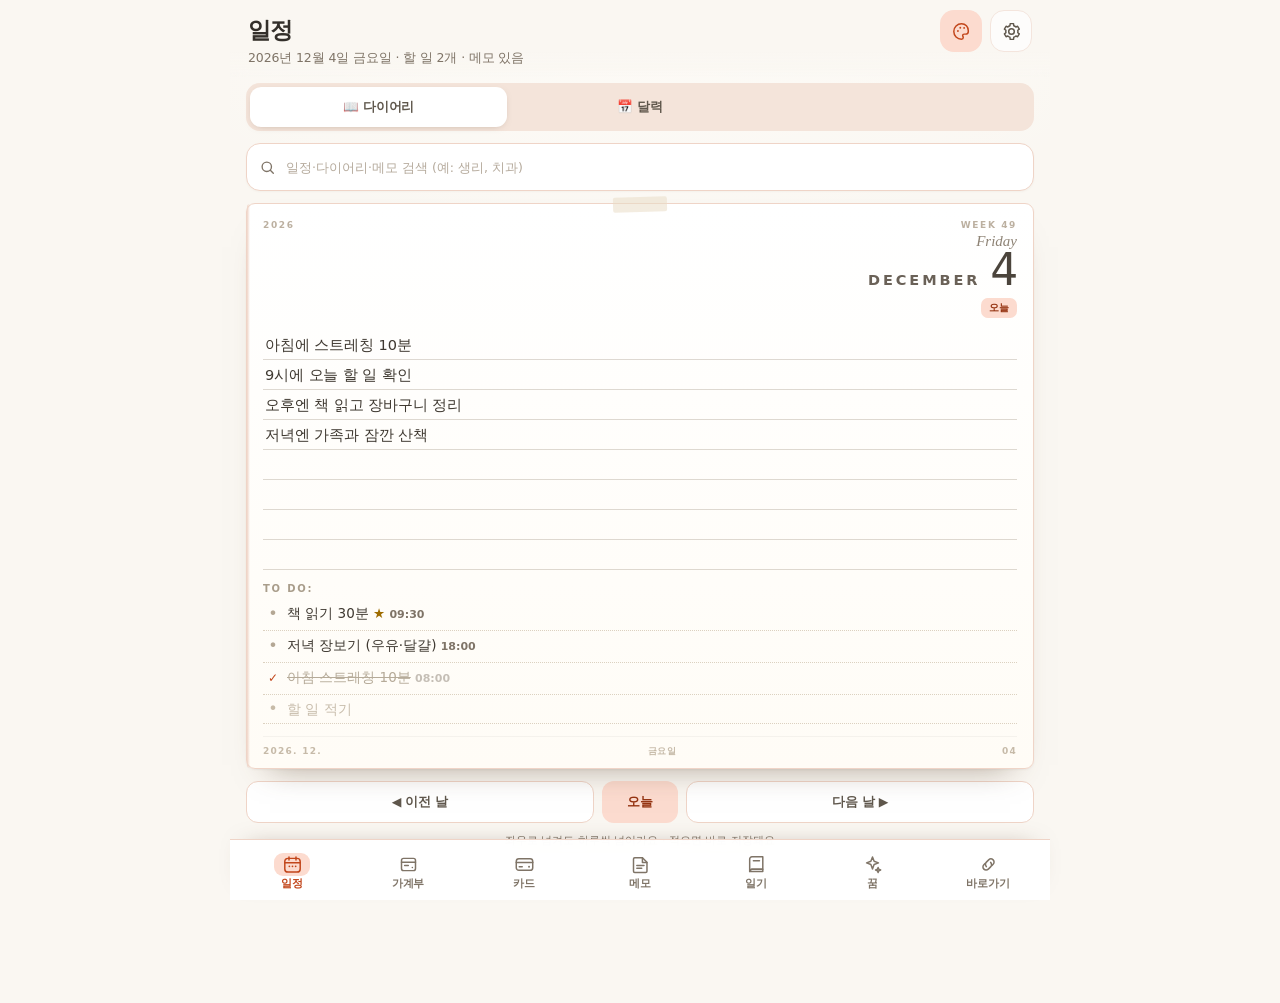
<file: index.html>
<!DOCTYPE html>
<html lang="ko">
<head>
<meta charset="utf-8">
<meta name="viewport" content="width=device-width, initial-scale=1, viewport-fit=cover">
<title>나의 다이어리</title>
<meta name="description" content="일정, 가계부, 카드, 메모, 일기, 꿈, 바로가기를 한곳에 담은 나만의 다이어리">
<meta name="theme-color" content="#FAF7F2">
<meta name="color-scheme" content="light">

<!-- 홈 화면에 추가했을 때 앱처럼 보이도록 -->
<meta name="mobile-web-app-capable" content="yes">
<meta name="apple-mobile-web-app-capable" content="yes">
<meta name="apple-mobile-web-app-status-bar-style" content="default">
<meta name="apple-mobile-web-app-title" content="다이어리">

<link rel="manifest" href="manifest.json">
<link rel="icon" href="icons/icon-192.png" sizes="192x192" type="image/png">
<link rel="apple-touch-icon" href="icons/icon-180.png">
<link rel="stylesheet" href="css/app.css?v=19">
</head>
<body>

<div class="app">
  <header class="topbar">
    <div class="topbar-text">
      <h1 id="head-title">일정</h1>
      <p id="head-sub"></p>
    </div>
    <div class="topbar-actions">
      <button class="icon-btn" id="head-theme" type="button" aria-label="테마 색상">
        <svg viewBox="0 0 24 24" fill="none" stroke="currentColor" stroke-width="1.7" stroke-linecap="round" stroke-linejoin="round"><path d="M12 3.2a8.8 8.8 0 0 0 0 17.6c1.3 0 2-.9 2-2 0-1-.7-1.5-.7-2.3 0-.9.7-1.5 1.7-1.5h1.6c2 0 3.2-1.4 3.2-3.4C20 6.5 16.5 3.2 12 3.2z"/><circle cx="7.9" cy="11.4" r="1.05" fill="currentColor" stroke="none"/><circle cx="10.6" cy="7.7" r="1.05" fill="currentColor" stroke="none"/><circle cx="15" cy="7.9" r="1.05" fill="currentColor" stroke="none"/></svg>
      </button>
      <button class="icon-btn" id="head-action" type="button" aria-label="설정"></button>
    </div>
  </header>

  <main class="view" id="view"></main>

  <div class="dock">
    <button class="fab" id="fab" type="button" hidden></button>
    <nav class="tabbar" id="tabbar" aria-label="주요 메뉴"></nav>
  </div>
</div>

<div class="toast" id="toast" role="status" aria-live="polite"></div>
<div class="sheet-root" id="sheet-root"></div>

<!-- 화면(탭) 모듈: 새 탭을 추가하려면 js/tabs/ 에 파일을 만들고 아래처럼 한 줄만 더하면 됩니다. -->
<script src="js/store.js?v=19"></script>
<script src="js/ui.js?v=19"></script>
<script src="js/theme.js?v=19"></script>
<script src="js/lock.js?v=19"></script>
<script src="js/media.js?v=19"></script>
<script src="js/tabs/schedule.js?v=19"></script>
<script src="js/tabs/finance.js?v=19"></script>
<script src="js/tabs/card.js?v=19"></script>
<script src="js/tabs/memo.js?v=19"></script>
<script src="js/tabs/diary.js?v=19"></script>
<script src="js/tabs/dream.js?v=19"></script>
<script src="js/tabs/links.js?v=19"></script>
<script src="js/tabs/settings.js?v=19"></script>
<script src="js/app.js?v=19"></script>
</body>
</html>
</file>
<file: css/app.css>
/* =========================================================
   나의 다이어리 — app.css
   종이 다이어리 느낌의 크림/아이보리 톤, 모바일 우선
   ========================================================= */

/* ---------- 1. 기본 설정 ---------- */
:root{
  --bg:#FAF7F2;
  --bg-soft:#F3ECE2;
  --card:#FFFFFF;
  --ink:#332F2A;
  --ink-soft:#5F574C;
  --muted:#7F7467;
  --line:#EDE4D6;
  --line-soft:#F4EDE2;

  /* 선명한 색: 채도·대비를 올려 달력·뱃지·버튼이 또렷이 보입니다 */
  --terra:#C2461B;
  --terra-dark:#943210;
  --terra-soft:#FCDBCF;
  --sage:#2D7B4F;
  --sage-soft:#DCF4E6;
  --gold:#9E6C00;
  --gold-soft:#FCECCA;
  --danger:#C42B24;

  --shadow:0 1px 2px rgba(92,70,48,.05), 0 8px 24px -14px rgba(92,70,48,.30);
  --shadow-soft:0 1px 2px rgba(92,70,48,.04);

  --radius:18px;
  --app-max:520px;
  --tab-h:64px;
  --safe-b:env(safe-area-inset-bottom, 0px);
  --safe-t:env(safe-area-inset-top, 0px);
}

*,*::before,*::after{box-sizing:border-box;}
html{-webkit-text-size-adjust:100%;}
body{
  margin:0;
  background:var(--bg);
  color:var(--ink);
  font-family:'Pretendard Variable','Pretendard',-apple-system,BlinkMacSystemFont,'Apple SD Gothic Neo','Noto Sans KR','Malgun Gothic',system-ui,sans-serif;
  font-size:16px;
  line-height:1.45;
  -webkit-font-smoothing:antialiased;
  -webkit-tap-highlight-color:transparent;
  overscroll-behavior-y:contain;
}
h1,h2,h3,p{margin:0;}
button,input,textarea,select{font-family:inherit;color:inherit;}
button{cursor:pointer;border:0;background:none;padding:0;}
button:disabled{opacity:.5;cursor:default;}
input,textarea,select{-webkit-appearance:none;appearance:none;}
::selection{background:var(--terra-soft);}
:focus-visible{outline:2px solid rgba(194,70,27,.45);outline-offset:2px;}

/* ---------- 2. 레이아웃 ---------- */
.app{
  max-width:var(--app-max);
  margin:0 auto;
  min-height:100dvh;
  display:flex;
  flex-direction:column;
  position:relative;
  background:
    radial-gradient(120% 60% at 50% -10%, #FFFDF9 0%, rgba(255,253,249,0) 60%),
    var(--bg);
}

.topbar{
  position:sticky;
  top:0;
  z-index:20;
  display:flex;
  align-items:flex-start;
  justify-content:space-between;
  gap:12px;
  padding:calc(14px + var(--safe-t)) 18px 10px;
  background:linear-gradient(to bottom, var(--bg) 68%, rgba(250,247,242,.86) 88%, rgba(250,247,242,0));
  backdrop-filter:blur(8px);
  -webkit-backdrop-filter:blur(8px);
}
.topbar h1{
  font-size:23px;
  font-weight:800;
  letter-spacing:-.03em;
  color:var(--ink);
}
.topbar p{
  margin-top:2px;
  font-size:12.5px;
  color:var(--muted);
  letter-spacing:-.01em;
}
.icon-btn{
  width:42px;height:42px;
  margin-top:-4px;
  border-radius:14px;
  display:grid;place-items:center;
  color:var(--ink-soft);
  background:rgba(255,255,255,.7);
  border:1px solid var(--line-soft);
  transition:background .15s,color .15s;
}
.icon-btn:active{background:var(--bg-soft);color:var(--terra);}
.icon-btn svg{width:21px;height:21px;}

.view{
  flex:1 1 auto;
  padding:2px 16px 92px;
}
.view.is-entering{animation:fadeUp .22s ease-out;}
@keyframes fadeUp{from{opacity:0;transform:translateY(6px);}to{opacity:1;transform:none;}}

/* ---------- 3. 하단 탭바 ---------- */
.dock{
  position:sticky;
  bottom:0;
  z-index:30;
  margin-top:auto;
  width:100%;
  pointer-events:none;
}
.tabbar{
  position:relative;
  width:100%;
  display:flex;
  pointer-events:auto;
  padding:6px 6px calc(6px + var(--safe-b));
  background:rgba(255,255,255,.95);
  backdrop-filter:blur(14px);
  -webkit-backdrop-filter:blur(14px);
  border-top:1px solid var(--line);
  box-shadow:0 -8px 24px -18px rgba(92,70,48,.5);
}
.tab{
  flex:1 1 0;
  min-width:0;
  display:flex;
  flex-direction:column;
  align-items:center;
  justify-content:center;
  gap:2px;
  padding:6px 0 3px;
  min-height:50px;
  border-radius:14px;
  color:var(--muted);
  font-size:11px;
  font-weight:700;
  letter-spacing:-.01em;
  transition:color .15s;
}
.tab .tab-icon{
  width:100%;max-width:40px;height:25px;
  display:grid;place-items:center;
  border-radius:9px;
  transition:background .15s;
}
.tab .tab-icon svg{width:22px;height:22px;}
.tab .tab-label{
  display:block;
  max-width:100%;
  white-space:nowrap;
  overflow:hidden;
  text-overflow:ellipsis;
  line-height:1.25;
}
.tab.is-active{color:var(--terra);}
.tab.is-active .tab-icon{background:var(--terra-soft);}
.tab:active .tab-icon{background:var(--bg-soft);}

/* ---------- 4. 공통 요소 ---------- */
.card{
  background:var(--card);
  border:1px solid var(--line-soft);
  border-radius:var(--radius);
  box-shadow:var(--shadow);
}
.sec-head{
  display:flex;
  align-items:center;
  justify-content:space-between;
  gap:8px;
  margin:18px 4px 9px;
}
.sec-head h2{
  font-size:13.5px;
  font-weight:800;
  color:var(--ink-soft);
  letter-spacing:-.01em;
}
.sec-head .sub{font-size:11.5px;color:var(--muted);font-weight:600;}

.empty{
  text-align:center;
  padding:34px 18px;
  color:var(--muted);
  font-size:13.5px;
  line-height:1.6;
}
.empty .emo{display:block;font-size:28px;margin-bottom:8px;opacity:.9;}

.mini-btn{
  height:32px;
  padding:0 12px;
  border-radius:10px;
  background:var(--bg-soft);
  color:var(--ink-soft);
  font-size:12px;
  font-weight:700;
  display:inline-flex;align-items:center;gap:4px;
}
.mini-btn:active{background:#EAE1D5;}
.mini-btn.terra{background:var(--terra-soft);color:var(--terra-dark);}

.fab{
  position:absolute;
  right:18px;
  bottom:calc(100% + 14px);
  z-index:25;
  pointer-events:auto;
  height:52px;
  padding:0 20px 0 16px;
  border-radius:26px;
  background:var(--terra);
  color:#fff;
  font-size:14.5px;
  font-weight:800;
  letter-spacing:-.01em;
  display:flex;align-items:center;gap:6px;
  box-shadow:0 12px 26px -10px rgba(194,70,27,.65);
  transition:transform .12s,background .15s;
}
.fab:active{transform:scale(.96);background:var(--terra-dark);}
.fab svg{width:20px;height:20px;}
.fab[hidden]{display:none;}

/* ---------- 5. 일정 ---------- */
.cal{
  background:var(--card);
  border:1px solid var(--line-soft);
  border-radius:22px;
  padding:14px 12px 10px;
  box-shadow:var(--shadow);
}
.cal-head{
  display:flex;
  align-items:center;
  justify-content:space-between;
  padding:0 4px 8px;
}
.cal-title{
  font-size:16px;
  font-weight:800;
  letter-spacing:-.02em;
}
.cal-title small{font-size:12px;font-weight:700;color:var(--muted);margin-left:6px;}
.cal-nav{display:flex;align-items:center;gap:2px;}
.cal-nav button{
  width:34px;height:34px;
  border-radius:10px;
  display:grid;place-items:center;
  color:var(--ink-soft);
}
.cal-nav button:active{background:var(--bg-soft);}
.cal-nav button svg{width:18px;height:18px;}
.cal-nav .today-btn{
  width:auto;padding:0 10px;
  font-size:11.5px;font-weight:700;color:var(--terra);
  background:var(--terra-soft);margin-left:4px;
}

.cal-grid{display:grid;grid-template-columns:repeat(7,1fr);gap:1px;}
.cal-dow{
  height:26px;
  display:grid;place-items:center;
  font-size:11px;font-weight:700;color:var(--muted);
}
.cal-dow.sun{color:#C73A17;}
.cal-dow.sat{color:#2563A8;}
.cal-cell{
  position:relative;
  height:46px;
  display:flex;
  flex-direction:column;
  align-items:center;
  justify-content:center;
  gap:3px;
  border-radius:14px;
  font-size:14px;
  font-weight:600;
  color:var(--ink);
}
.cal-cell.empty{visibility:hidden;}
.cal-cell .num{
  width:30px;height:30px;
  display:grid;place-items:center;
  border-radius:50%;
  transition:background .15s;
}
.cal-cell.is-today .num{background:var(--terra);color:#fff;font-weight:800;}
.cal-cell.is-sel:not(.is-today) .num{background:var(--sage);color:#fff;font-weight:800;}
.cal-cell.is-today.is-sel .num{box-shadow:0 0 0 3px var(--terra-soft);}
.cal-cell .dots{display:flex;gap:3px;height:4px;align-items:center;}
.cal-cell .dots i{width:4px;height:4px;border-radius:50%;background:var(--terra);display:block;}
.cal-cell .dots i.done{background:#CFC5B8;}
.cal-cell .dots i.star{background:var(--gold);}

.day-head{
  display:flex;
  align-items:flex-end;
  justify-content:space-between;
  gap:8px;
  margin:20px 4px 10px;
}
.day-head h2{font-size:15.5px;font-weight:800;letter-spacing:-.02em;}
.day-head h2 span{font-size:12px;font-weight:700;color:var(--muted);margin-left:6px;}
.day-head .progress{font-size:11.5px;font-weight:700;color:var(--sage);}

.quick-add{display:flex;gap:8px;margin:0 0 12px;}
.quick-add input{
  flex:1;
  height:46px;
  border-radius:14px;
  border:1px solid var(--line);
  background:#fff;
  padding:0 14px;
  font-size:15px;
  min-width:0;
}
.quick-add input::placeholder{color:#B5AA9C;}
.quick-add input:focus{outline:none;border-color:var(--terra);box-shadow:0 0 0 3px rgba(194,70,27,.10);}
.quick-add button{
  width:46px;height:46px;flex:none;
  border-radius:14px;
  background:var(--terra);
  color:#fff;
  display:grid;place-items:center;
}
.quick-add button:active{background:var(--terra-dark);}
.quick-add button svg{width:22px;height:22px;}

.tasks{display:flex;flex-direction:column;gap:8px;}
.task{
  display:flex;
  align-items:flex-start;
  gap:10px;
  background:var(--card);
  border:1px solid var(--line-soft);
  border-radius:16px;
  padding:12px 12px 12px 12px;
  box-shadow:var(--shadow-soft);
}
.task.is-done{background:#FDFBF8;}
.task .check{
  width:26px;height:26px;flex:none;
  margin-top:1px;
  border-radius:50%;
  border:1.5px solid #D8CEC0;
  background:#fff;
  display:grid;place-items:center;
  color:#fff;
  transition:background .12s,border-color .12s;
}
.task .check svg{width:14px;height:14px;opacity:0;}
.task.is-done .check{background:var(--sage);border-color:var(--sage);}
.task.is-done .check svg{opacity:1;}
.task-main{flex:1;min-width:0;text-align:left;}
.task-text{
  font-size:15px;
  line-height:1.4;
  word-break:break-word;
  white-space:pre-wrap;
}
.task.is-done .task-text{color:var(--muted);text-decoration:line-through;text-decoration-color:#CFC5B8;}
.task-meta{
  display:flex;align-items:center;gap:7px;
  margin-top:4px;
  font-size:11.5px;
  color:var(--muted);
}
.task-meta .chip-time{
  background:var(--bg-soft);
  color:var(--ink-soft);
  padding:2px 7px;
  border-radius:6px;
  font-weight:700;
}
.task .star{
  width:34px;height:34px;flex:none;
  margin:-4px -4px 0 0;
  display:grid;place-items:center;
  color:#D8CEC0;
  border-radius:10px;
}
.task .star svg{width:19px;height:19px;}
.task .star.is-on{color:var(--gold);}
.task .star.is-on svg{fill:var(--gold);fill-opacity:.22;}
.task .star:active{background:var(--bg-soft);}
.task.is-important{border-color:#F6DCA4;}

.sample-note{
  display:flex;
  align-items:center;
  gap:8px;
  word-break:keep-all;
  margin:0 0 12px;
  padding:10px 12px;
  border-radius:12px;
  background:var(--gold-soft);
  color:#7A4F00;
  font-size:12px;
  line-height:1.4;
}
.sample-note span{flex:1;}
.sample-note button{
  font-size:11.5px;font-weight:800;
  color:#7A4F00;
  text-decoration:underline;
  white-space:nowrap;
}

/* ---------- 6. 가계부 ---------- */
.summary{
  position:relative;
  overflow:hidden;
  border-radius:24px;
  padding:18px 18px 16px;
  background:linear-gradient(150deg,#FFFDFA 0%,#FBF2E8 100%);
  border:1px solid #F1E2D1;
  box-shadow:var(--shadow);
}
.summary::after{
  content:"";
  position:absolute;
  right:-46px;top:-56px;
  width:150px;height:150px;
  border-radius:50%;
  background:radial-gradient(circle,#F7E3D2 0%,rgba(247,227,210,0) 70%);
  pointer-events:none;
}
.summary-top{
  display:flex;align-items:center;justify-content:space-between;
  font-size:12.5px;font-weight:700;color:var(--ink-soft);
  position:relative;z-index:1;
}
.summary-top .pill{
  font-size:10.5px;
  font-weight:800;
  padding:4px 9px;
  border-radius:20px;
  background:#fff;
  border:1px solid #EEDFCC;
  color:#7E6244;
}
.net{margin-top:10px;position:relative;z-index:1;}
.net .label{font-size:12px;font-weight:700;color:#8A7B67;}
.net .value{
  display:block;
  margin-top:1px;
  font-size:31px;
  font-weight:800;
  letter-spacing:-.045em;
  line-height:1.15;
  color:var(--ink);
}
.net .value.up{color:var(--sage);}
.net .value.down{color:var(--terra);}
.summary-grid{
  position:relative;
  z-index:1;
  display:grid;
  grid-template-columns:repeat(3,1fr);
  gap:8px;
  margin-top:15px;
  padding-top:13px;
  border-top:1px dashed #EBDBC8;
  position:relative;
}
.sg .k{font-size:11px;font-weight:700;color:var(--muted);letter-spacing:-.01em;}
.sg .v{font-size:14px;font-weight:800;margin-top:3px;letter-spacing:-.02em;color:var(--ink);}
.sg .v.exp{color:var(--terra-dark);}
.sg .v.inc{color:#1D6840;}
.sg .v.inv{color:var(--gold);}

.month-nav{display:flex;align-items:center;}
.month-nav button{
  width:30px;height:30px;
  border-radius:9px;
  display:grid;place-items:center;
  color:var(--ink-soft);
  margin-left:-6px;
}
.month-nav button:last-child{margin-left:0;}
.month-nav button:active{background:rgba(255,255,255,.75);}
.month-nav button svg{width:17px;height:17px;}
.month-label{font-size:13px;font-weight:800;letter-spacing:-.01em;padding:0 4px;}

.filters{display:flex;gap:6px;margin:16px 0 4px;overflow-x:auto;padding-bottom:2px;scrollbar-width:none;}
.filters::-webkit-scrollbar{display:none;}
.filters button{
  flex:none;
  height:32px;
  padding:0 13px;
  border-radius:20px;
  background:#fff;
  border:1px solid var(--line);
  font-size:12.5px;
  font-weight:700;
  color:var(--ink-soft);
}
.filters button.is-on{background:var(--ink);border-color:var(--ink);color:#fff;}

.fin-group{margin-top:16px;}
.fin-date{
  display:flex;align-items:center;justify-content:space-between;
  margin:0 4px 7px;
  font-size:11.5px;
  font-weight:700;
  color:var(--muted);
}
.fin-date .sum{font-weight:800;color:#A99C8C;}
.fin-row{
  display:flex;
  align-items:center;
  gap:11px;
  width:100%;
  padding:12px 13px;
  margin-bottom:7px;
  background:#fff;
  border:1px solid var(--line-soft);
  border-radius:15px;
  box-shadow:var(--shadow-soft);
  text-align:left;
}
.fin-row:active{background:#FDFAF6;}
.cat-ic{
  width:34px;height:34px;flex:none;
  border-radius:11px;
  display:grid;place-items:center;
  font-size:13px;font-weight:800;
  background:var(--bg-soft);
  color:#8A7B67;
}
.cat-ic.exp{background:var(--terra-soft);color:var(--terra-dark);}
.cat-ic.inc{background:var(--sage-soft);color:#14653B;}
.cat-ic.inv{background:var(--gold-soft);color:#7A4F00;}
.fin-main{flex:1;min-width:0;display:flex;flex-direction:column;align-items:flex-start;}
.fin-cat{font-size:14px;font-weight:700;letter-spacing:-.01em;display:block;line-height:1.35;}
.fin-memo{
  display:block;
  max-width:100%;
  font-size:11.5px;color:var(--muted);
  margin-top:2px;
  overflow:hidden;text-overflow:ellipsis;white-space:nowrap;
}
.fin-amt{
  font-size:15px;
  font-weight:800;
  letter-spacing:-.02em;
  white-space:nowrap;
  font-variant-numeric:tabular-nums;
}
.fin-amt.exp{color:var(--terra);}
.fin-amt.inc{color:var(--sage);}
.fin-amt.inv{color:var(--gold);}

.type-badge{
  font-size:10px;
  font-weight:800;
  padding:2px 6px;
  border-radius:5px;
  margin-left:5px;
  vertical-align:1px;
  background:var(--bg-soft);
  color:var(--ink-soft);
}
.type-badge.inv{background:var(--gold-soft);color:#7A4F00;}
.type-badge.inc-b{background:var(--sage-soft);color:#14653B;}
.type-badge.exp-b{background:var(--terra-soft);color:var(--terra-dark);}

/* ---------- 7. 메모 ---------- */
.memo-grid{column-count:2;column-gap:10px;margin-top:4px;}
.memo-card{
  break-inside:avoid;
  -webkit-column-break-inside:avoid;
  display:block;
  width:100%;
  margin:0 0 10px;
  padding:13px 13px 11px;
  border-radius:16px;
  border:1px solid rgba(120,95,60,.07);
  box-shadow:0 2px 10px -7px rgba(92,70,48,.6);
  text-align:left;
  position:relative;
  transition:transform .12s;
}
.memo-card:active{transform:scale(.985);}
.memo-card .txt{
  display:-webkit-box;
  -webkit-line-clamp:10;
  -webkit-box-orient:vertical;
  overflow:hidden;
  font-size:13.5px;
  line-height:1.55;
  color:#453E35;
  white-space:pre-wrap;
  word-break:break-word;
  min-height:22px;
}
.memo-card .ft{
  display:flex;align-items:center;justify-content:space-between;
  gap:6px;
  margin-top:9px;
  font-size:10.5px;
  font-weight:600;
  color:rgba(80,66,50,.42);
}
.memo-card .pin{font-size:11px;line-height:1;}
.memo-card.is-pinned{box-shadow:0 3px 14px -7px rgba(92,70,48,.75);}
.memo-card.is-pinned .txt{padding-right:14px;}
.c-cream{background:#FFEFC0;}
.c-sage{background:#DBF3E1;}
.c-rose{background:#FDDFD4;}
.c-sky{background:#DCE9FB;}
.c-lilac{background:#E7DDF9;}

/* ---------- 8. 일기 ---------- */
.diary-datebar{
  display:flex;align-items:center;justify-content:space-between;
  gap:6px;
  margin-bottom:14px;
  background:#fff;
  border:1px solid var(--line-soft);
  border-radius:16px;
  padding:8px 8px;
  box-shadow:var(--shadow-soft);
}
.diary-datebar button{
  width:38px;height:38px;flex:none;
  border-radius:11px;
  display:grid;place-items:center;
  color:var(--ink-soft);
}
.diary-datebar button svg{width:18px;height:18px;}
.diary-datebar button:active{background:var(--bg-soft);}
.diary-datebar .dtext{flex:1;text-align:center;}
.diary-datebar .dtext strong{display:block;font-size:14.5px;font-weight:800;letter-spacing:-.01em;}
.diary-datebar .dtext span{display:block;font-size:11px;color:var(--muted);margin-top:1px;}
.diary-datebar .dtext .today-dot{color:var(--terra);font-weight:800;}

.mood-row{display:flex;gap:6px;margin-bottom:14px;}
.mood{
  flex:1;
  height:54px;
  border-radius:15px;
  border:1px solid var(--line);
  background:#fff;
  font-size:23px;
  display:flex;
  flex-direction:column;
  align-items:center;
  justify-content:center;
  gap:1px;
  transition:background .15s,border-color .15s,transform .12s;
}
.mood small{font-size:9.5px;font-weight:700;color:var(--muted);letter-spacing:-.02em;}
.mood.is-on{border-color:var(--terra);background:var(--terra-soft);box-shadow:0 0 0 2px rgba(194,70,27,.10);}
.mood.is-on small{color:var(--terra-dark);}
.mood:active{transform:scale(.97);}

.paper{
  background:#fff;
  border:1px solid var(--line-soft);
  border-radius:20px;
  box-shadow:var(--shadow);
  padding:16px 16px 10px;
  position:relative;
}
.paper::before{
  content:"";
  position:absolute;
  left:16px;right:16px;top:56px;
  height:1px;
  background:#F0E6D8;
}
.diary-title{
  width:100%;
  border:0;
  background:transparent;
  font-size:17px;
  font-weight:800;
  letter-spacing:-.02em;
  padding:2px 0 12px;
  border-bottom:1px dashed var(--line);
  border-radius:0;
}
.diary-title::placeholder{color:#C0B5A7;font-weight:700;}
.diary-title:focus{outline:none;}
.diary-body{
  width:100%;
  min-height:300px;
  border:0;
  background:transparent;
  resize:none;
  font-size:15px;
  line-height:28px;
  padding:10px 0 0;
  background-image:repeating-linear-gradient(to bottom, transparent 0, transparent 27px, #F2E9DD 27px, #F2E9DD 28px);
  background-position:0 10px;
  background-attachment:local;
  border-radius:0;
}
.diary-body::placeholder{color:#C0B5A7;}
.diary-body:focus{outline:none;}
.diary-foot{
  display:flex;
  align-items:center;
  justify-content:space-between;
  gap:10px;
  margin:12px 0 18px;
  padding:0 4px;
}
.diary-foot .status{font-size:11.5px;color:var(--muted);}
.diary-foot .actions{display:flex;gap:6px;}
.btn{
  height:46px;
  padding:0 18px;
  border-radius:14px;
  border:1px solid var(--line);
  background:#fff;
  font-size:14.5px;
  font-weight:800;
  letter-spacing:-.01em;
  display:inline-flex;align-items:center;justify-content:center;gap:6px;
  transition:background .15s,opacity .15s;
}
.btn:active{background:var(--bg-soft);}
.btn svg{width:17px;height:17px;}
.btn.primary{background:var(--terra);border-color:var(--terra);color:#fff;}
.btn.primary:active{background:var(--terra-dark);}
.btn.block{width:100%;}
.btn.danger{background:#FCEDEA;border-color:#F4DBD5;color:var(--danger);}
.btn.ghost{background:transparent;border-color:transparent;color:var(--ink-soft);}
.btn.small{height:38px;padding:0 14px;font-size:13px;border-radius:12px;}

.recent-list{display:flex;flex-direction:column;gap:7px;}
.recent-item{
  display:flex;align-items:center;gap:11px;
  width:100%;
  padding:12px 13px;
  background:#fff;
  border:1px solid var(--line-soft);
  border-radius:14px;
  box-shadow:var(--shadow-soft);
  text-align:left;
}
.recent-item .rmood{
  width:36px;height:36px;flex:none;
  border-radius:11px;
  background:var(--bg-soft);
  display:grid;place-items:center;
  font-size:19px;
}
.recent-item .rmain{flex:1;min-width:0;}
.recent-item .rdate{font-size:14px;font-weight:700;}
.recent-item .rprev{
  font-size:11.5px;color:var(--muted);
  margin-top:2px;
  overflow:hidden;text-overflow:ellipsis;white-space:nowrap;
}

/* ---------- 9. 설정 ---------- */
.set-card{
  background:#fff;
  border:1px solid var(--line-soft);
  border-radius:18px;
  box-shadow:var(--shadow);
  overflow:hidden;
  margin-bottom:14px;
}
.set-row{
  display:flex;
  align-items:center;
  gap:12px;
  width:100%;
  padding:15px 15px;
  border-bottom:1px solid var(--line-soft);
  text-align:left;
  background:none;
}
.set-row:last-child{border-bottom:0;}
.set-row:active{background:#FDFAF6;}
.set-row .sicon{
  width:34px;height:34px;flex:none;
  border-radius:11px;
  display:grid;place-items:center;
  background:var(--bg-soft);
  color:#8A7B67;
  font-size:15px;
}
.set-row .stext{flex:1;min-width:0;}
.set-row .stitle{display:block;font-size:14.5px;font-weight:700;letter-spacing:-.01em;}
.set-row .ssub{display:block;font-size:11.5px;color:var(--muted);margin-top:2px;line-height:1.4;}
.set-row .chev{color:#CFC5B8;font-size:18px;flex:none;}
.set-row.danger .stitle{color:var(--danger);}
.set-row.danger .sicon{background:#FCEDEA;color:var(--danger);}

.counts-grid{
  display:grid;
  grid-template-columns:repeat(4,1fr);
  gap:1px;
  background:var(--line-soft);
  border-radius:16px;
  overflow:hidden;
  border:1px solid var(--line-soft);
}
.count-cell{
  background:#fff;
  padding:13px 6px;
  text-align:center;
}
.count-cell b{display:block;font-size:18px;font-weight:800;letter-spacing:-.02em;}
.count-cell span{display:block;font-size:10.5px;color:var(--muted);font-weight:700;margin-top:2px;}

.info-box{
  padding:14px 15px;
  border-radius:16px;
  background:#fff;
  border:1px solid var(--line-soft);
  font-size:12.5px;
  color:var(--ink-soft);
  line-height:1.65;
}
.info-box b{color:var(--ink);}
.info-box ol{margin:6px 0 0;padding-left:18px;}
.info-box li{margin-bottom:3px;}
.info-box .tiny{font-size:11px;color:var(--muted);margin-top:8px;}
.app-foot{
  text-align:center;
  font-size:11px;
  color:#B5AA9C;
  padding:22px 0 8px;
  line-height:1.6;
}

/* ---------- 10. 시트(입력창) ---------- */
html.sheet-open,html.sheet-open body{overflow:hidden;}
.sheet-form{display:flex;flex-direction:column;flex:1 1 auto;min-height:0;}
.sheet-root{position:fixed;inset:0;z-index:60;pointer-events:none;}
.sheet-root.is-open{pointer-events:auto;}
.sheet-backdrop{
  position:absolute;inset:0;
  background:rgba(48,38,28,.42);
  opacity:0;
  transition:opacity .22s ease;
}
.sheet-root.is-open .sheet-backdrop{opacity:1;}
.sheet{
  position:absolute;
  left:50%;bottom:0;
  transform:translate(-50%,102%);
  width:100%;
  max-width:var(--app-max);
  max-height:92dvh;
  display:flex;
  flex-direction:column;
  background:var(--bg);
  border-radius:26px 26px 0 0;
  box-shadow:0 -12px 40px -12px rgba(60,45,30,.4);
  transition:transform .28s cubic-bezier(.22,.9,.28,1);
}
.sheet-root.is-open .sheet{transform:translate(-50%,0);}
.sheet-grab{width:40px;height:4px;border-radius:2px;background:#DFD4C6;margin:8px auto 0;flex:none;}
.sheet-head{padding:12px 20px 2px;flex:none;}
.sheet-head h2{font-size:18px;font-weight:800;letter-spacing:-.02em;}
.sheet-head p{font-size:12px;color:var(--muted);margin-top:3px;}
.sheet-body{padding:14px 20px 4px;overflow-y:auto;-webkit-overflow-scrolling:touch;}
.sheet-body > .field:first-child{margin-top:2px;}
.sheet-foot{
  display:flex;gap:8px;
  padding:12px 20px calc(14px + var(--safe-b));
  border-top:1px solid var(--line-soft);
  background:var(--bg);
  flex:none;
}
.sheet-foot .btn{flex:1;}
.sheet-foot .btn.ghost{flex:0 0 auto;padding:0 14px;}
.sheet-foot .btn.danger{flex:0 0 auto;padding:0 16px;}

.field{margin-bottom:14px;}
.field:last-child{margin-bottom:4px;}
.field > label,.field-label{
  display:block;
  font-size:12px;
  font-weight:800;
  color:var(--ink-soft);
  margin-bottom:6px;
  letter-spacing:-.01em;
}
.input{
  width:100%;
  min-height:48px;
  padding:12px 14px;
  border:1px solid var(--line);
  border-radius:13px;
  background:#fff;
  font-size:15px;
  color:var(--ink);
}
.input::placeholder{color:#B5AA9C;}
.input:focus{outline:none;border-color:var(--terra);box-shadow:0 0 0 3px rgba(194,70,27,.10);}
textarea.input{min-height:120px;resize:vertical;line-height:1.5;}
.amount-wrap{position:relative;}
.amount-input{
  font-size:22px;
  font-weight:800;
  letter-spacing:-.02em;
  text-align:right;
  padding-right:38px;
  font-variant-numeric:tabular-nums;
}
.amount-unit{
  position:absolute;right:14px;top:50%;transform:translateY(-50%);
  font-size:13px;font-weight:700;color:var(--muted);
}
.seg{
  display:grid;
  grid-template-columns:repeat(3,1fr);
  gap:4px;
  background:var(--bg-soft);
  padding:4px;
  border-radius:14px;
}
.seg button{
  height:42px;
  border-radius:11px;
  font-size:13px;
  font-weight:800;
  color:var(--ink-soft);
  letter-spacing:-.02em;
  transition:background .15s,color .15s;
}
.seg button.is-on{background:#fff;box-shadow:0 2px 8px -5px rgba(92,70,48,.55);}
.seg button.is-on[data-type="expense"]{color:var(--terra);}
.seg button.is-on[data-type="income"]{color:var(--sage);}
.seg button.is-on[data-type="invest"]{color:var(--gold);}

.chips{display:flex;flex-wrap:wrap;gap:6px;}
.chip{
  height:34px;
  padding:0 12px;
  border-radius:11px;
  border:1px solid var(--line);
  background:#fff;
  font-size:12.5px;
  font-weight:700;
  color:var(--ink-soft);
}
.chip.is-on{background:var(--terra-soft);border-color:#F2C1AC;color:var(--terra-dark);}
.chip-add{border-style:dashed;color:var(--muted);}

.swatches{display:flex;gap:8px;}
.swatch{
  width:34px;height:34px;
  border-radius:11px;
  border:2px solid transparent;
  box-shadow:inset 0 0 0 1px rgba(120,95,60,.12);
}
.swatch.is-on{border-color:var(--ink);}
.pin-toggle{
  display:flex;align-items:center;gap:8px;
  font-size:13px;font-weight:700;color:var(--ink-soft);
  padding:10px 12px;
  border-radius:12px;
  background:#fff;
  border:1px solid var(--line);
  width:100%;
}
.pin-toggle .sw{
  width:38px;height:22px;border-radius:11px;background:#E4DACD;position:relative;transition:background .15s;flex:none;
}
.pin-toggle .sw::after{
  content:"";position:absolute;left:2px;top:2px;width:18px;height:18px;border-radius:50%;background:#fff;transition:transform .15s;box-shadow:0 1px 3px rgba(0,0,0,.15);
}
.pin-toggle.is-on .sw{background:var(--sage);}
.pin-toggle.is-on .sw::after{transform:translateX(16px);}

.helper{font-size:11px;color:var(--muted);margin-top:5px;line-height:1.45;}

/* 대화상자(확인) */
.dialog-card{
  position:absolute;
  left:50%;top:50%;
  transform:translate(-50%,-46%) scale(.97);
  width:calc(100% - 48px);
  max-width:340px;
  background:#fff;
  border-radius:22px;
  padding:22px 20px 16px;
  box-shadow:0 24px 60px -20px rgba(50,36,24,.5);
  opacity:0;
  transition:transform .2s ease,opacity .2s ease;
}
.sheet-root.is-open .dialog-card{transform:translate(-50%,-50%) scale(1);opacity:1;}
.dialog-card h3{font-size:16.5px;font-weight:800;letter-spacing:-.02em;}
.dialog-card p{margin-top:8px;font-size:13px;color:var(--ink-soft);line-height:1.6;}
.dialog-acts{display:flex;gap:7px;margin-top:18px;justify-content:flex-end;flex-wrap:wrap;}
.dialog-acts .btn{height:42px;font-size:13.5px;padding:0 15px;border-radius:12px;flex:0 1 auto;}

/* ---------- 11. 토스트 ---------- */
.toast{
  position:fixed;
  left:50%;
  bottom:calc(var(--tab-h) + var(--safe-b) + 88px);
  transform:translate(-50%,12px);
  z-index:70;
  background:rgba(48,42,36,.94);
  color:#fff;
  font-size:12.5px;
  font-weight:600;
  padding:11px 16px;
  border-radius:12px;
  max-width:min(86%,360px);
  text-align:center;
  line-height:1.45;
  opacity:0;
  pointer-events:none;
  transition:opacity .2s,transform .2s;
  box-shadow:0 12px 28px -12px rgba(0,0,0,.5);
}
.toast.is-on{opacity:1;transform:translate(-50%,0);}

/* ---------- 12. 좁은 화면 보정 ---------- */
@media (max-width:360px){
  .view{padding-left:12px;padding-right:12px;}
  .summary{padding:16px 14px 14px;}
  .net .value{font-size:27px;}
  .summary-grid{gap:4px;}
  .sg .v{font-size:13px;}
  .task-text{font-size:14.5px;}
  .mood{height:50px;font-size:21px;}
}

/* ---------- 13. 꿈 (비전보드) ---------- */
.dream-hero{
  display:block;
  width:100%;
  border-radius:24px;
  overflow:hidden;
  border:1px solid var(--line-soft);
  box-shadow:var(--shadow);
  background:#fff;
  text-align:left;
  position:relative;
}
.hero-media{
  position:relative;
  height:214px;
  background:linear-gradient(155deg,#FFF2DA 0%,#FFDFC1 48%,#D8F2DE 100%);
  overflow:hidden;
}
.hero-media img{width:100%;height:100%;object-fit:cover;display:block;}
.hero-media.no-photo{display:grid;place-items:center;}
.hero-emoji{font-size:54px;opacity:.5;}
.hero-cap{padding:15px 17px 17px;}
.hero-badge{
  display:inline-block;
  font-size:10.5px;font-weight:800;letter-spacing:-.01em;
  color:var(--terra);
}
.hero-cap h2{
  margin-top:5px;
  font-size:20px;font-weight:800;letter-spacing:-.03em;line-height:1.32;
  color:var(--ink);
  display:-webkit-box;-webkit-line-clamp:2;-webkit-box-orient:vertical;overflow:hidden;
}
.hero-cap p{
  margin-top:6px;
  font-size:12.5px;line-height:1.55;color:var(--ink-soft);
  display:-webkit-box;-webkit-line-clamp:3;-webkit-box-orient:vertical;overflow:hidden;
  white-space:pre-line;
}
.hero-target{
  display:inline-block;margin-top:11px;
  font-size:11px;font-weight:800;
  padding:4px 9px;border-radius:8px;
  background:var(--terra-soft);color:var(--terra-dark);
}

.dream-grid{display:grid;grid-template-columns:1fr 1fr;gap:10px;}
.dream-card{
  display:flex;flex-direction:column;
  background:#fff;
  border:1px solid var(--line-soft);
  border-radius:16px;
  overflow:hidden;
  box-shadow:var(--shadow-soft);
  text-align:left;
}
.dream-card:active{transform:scale(.985);}
.dc-media{
  width:100%;aspect-ratio:4/3;
  background:linear-gradient(150deg,#FFE6C6 0%,#D8F2DE 100%);
  overflow:hidden;
  display:grid;place-items:center;
  font-size:22px;
}
.dc-media img{width:100%;height:100%;object-fit:cover;display:block;}
.dc-media.no-photo span{opacity:.7;}
.dc-cap{padding:9px 11px 11px;}
.dc-title{
  display:-webkit-box;-webkit-line-clamp:2;-webkit-box-orient:vertical;overflow:hidden;
  font-size:13px;font-weight:700;line-height:1.4;letter-spacing:-.01em;
  word-break:break-word;
}
.dc-target{display:block;margin-top:4px;font-size:10.5px;font-weight:800;color:var(--terra);}
.dc-target.muted{color:#C0B5A7;}
.dream-add{
  display:flex;flex-direction:column;align-items:center;justify-content:center;gap:6px;
  min-height:150px;
  border-radius:16px;
  border:1.5px dashed #DFD2C0;
  background:rgba(255,255,255,.55);
  color:var(--muted);
  font-size:12px;font-weight:700;
}
.dream-add span{font-size:22px;font-weight:400;}

.photo-box{
  position:relative;
  width:100%;
  aspect-ratio:16/10;
  border-radius:16px;
  border:1px solid var(--line);
  background:#fff;
  overflow:hidden;
  display:grid;place-items:center;
}
.photo-box img{width:100%;height:100%;object-fit:cover;}
.photo-empty{
  display:flex;flex-direction:column;align-items:center;gap:6px;
  font-size:30px;color:#C4B9AA;
}
.photo-empty span{font-size:12.5px;font-weight:700;color:var(--muted);}
.photo-del{
  position:absolute;top:8px;right:8px;
  width:32px;height:32px;border-radius:50%;
  background:rgba(48,38,28,.62);color:#fff;
  font-size:13px;display:grid;place-items:center;
  backdrop-filter:blur(4px);
}

.counts-grid{grid-template-columns:repeat(5,1fr);}
.count-cell b{font-size:17px;}
.count-cell span{font-size:10px;}

/* =========================================================
   14. 테마 · 상단 버튼 (v1.1)
   ========================================================= */
.topbar-actions{display:flex;align-items:center;gap:8px;margin-top:-4px;}
.topbar-actions .icon-btn{margin-top:0;}
#head-theme{color:var(--terra);background:var(--terra-soft);border-color:transparent;}
#head-theme:active{background:var(--terra-soft);filter:brightness(.96);}
#head-theme svg{fill:none;}

.summary{
  background:linear-gradient(150deg,#FFFDFA 0%,var(--terra-soft) 100%);
  border-color:var(--line);
}
.summary::after{background:radial-gradient(circle,var(--terra-soft) 0%,rgba(247,227,210,0) 70%);}
.summary-top .pill{background:#fff;border-color:var(--line);color:var(--terra-dark);}

/* 하단 탭 6개 (일정·가계부·카드·메모·일기·꿈) */
.tabbar{padding-left:4px;padding-right:4px;}
.tab{font-size:10.5px;gap:1px;min-height:48px;padding:5px 0 2px;}
.tab .tab-icon{width:36px;height:23px;}
.tab .tab-icon svg{width:21px;height:21px;}
@media (max-width:360px){
  .tab{font-size:9.5px;}
  .tab .tab-icon{width:32px;height:22px;}
  .tab .tab-icon svg{width:19px;height:19px;}
}

/* 상단 전환 스위치 (일정·가계부·메모 공통) */
.seg.seg-top{margin:4px 0 12px;}
.seg.seg-2{grid-template-columns:repeat(2,1fr);}
.seg.seg-top button{height:40px;font-size:12.5px;}

/* =========================================================
   15. 종이 다이어리 (일정 › 다이어리)
   ========================================================= */
.pp-slot{perspective:1100px;margin-top:2px;}
.pp{
  position:relative;
  background:linear-gradient(180deg,#FFFFFF 0%,#FFFCF6 100%);
  border:1px solid var(--line);
  border-radius:9px;
  padding:15px 16px 10px;
  box-shadow:0 1px 2px rgba(92,70,48,.06), 0 20px 32px -24px rgba(92,70,48,.55);
  transform-style:preserve-3d;
  backface-visibility:hidden;
  will-change:transform,opacity;
}
.pp::before{ /* 책등 느낌 */
  content:"";
  position:absolute;left:0;top:0;bottom:0;width:3px;
  background:linear-gradient(90deg,var(--line) 0%,rgba(255,255,255,0) 100%);
  border-radius:9px 0 0 9px;
}
.pp-tape{
  position:absolute;left:50%;top:-7px;width:54px;height:15px;
  transform:translateX(-50%) rotate(-1.5deg);
  background:rgba(233,220,198,.55);
  border-radius:2px;
  pointer-events:none;
}

.pp-head{position:relative;padding-bottom:8px;}
.pp-head-top{display:flex;align-items:center;justify-content:space-between;font-size:9px;font-weight:800;letter-spacing:.18em;color:#BCB0A0;text-transform:uppercase;}
.pp-date{display:flex;flex-direction:column;align-items:flex-end;margin-top:1px;}
.pp-dow{font-family:Georgia,"Times New Roman",serif;font-style:italic;font-size:15px;color:#8E8375;line-height:1.1;}
.pp-date-main{display:flex;align-items:baseline;gap:10px;}
.pp-mon{font-size:14.5px;font-weight:700;letter-spacing:.2em;color:#6A6157;}
.pp-day{font-size:44px;font-weight:300;line-height:.9;letter-spacing:-.03em;color:#4B443C;}
.pp-rel{display:block;width:fit-content;margin-left:auto;margin-top:7px;font-size:10px;font-weight:800;color:var(--terra-dark);background:var(--terra-soft);padding:3px 8px;border-radius:7px;}

.pp-body{margin-top:4px;}
.pp-note{
  display:block;width:100%;
  border:0;outline:none;background-color:transparent;resize:none;
  font-family:inherit;font-size:14.5px;line-height:30px;color:#3F3931;
  padding:0 2px;
  background-image:repeating-linear-gradient(to bottom,transparent 0 29px,rgba(146,130,110,.30) 29px 30px);
  background-attachment:local;
  overflow:hidden;
  letter-spacing:-.005em;
}
.pp-note::placeholder{color:#C8BDAC;}

.pp-todo{margin-top:12px;}
.pp-todo-label{font-size:10px;font-weight:800;letter-spacing:.18em;color:#A99D8B;margin-bottom:2px;}
.pp-todo-empty{font-size:12px;color:#C0B4A2;padding:6px 0 8px;}
.pp-row{display:flex;align-items:stretch;gap:2px;border-bottom:1px dotted #DCD1C0;min-height:30px;}
.pp-dot{
  flex:0 0 20px;display:grid;place-items:center;
  color:#B4A794;font-size:16px;line-height:1;padding:0;
}
.pp-dot .check-mark{display:none;font-size:12px;font-weight:800;color:var(--terra);}
.pp-row.is-done .pp-dot .dot-mark{display:none;}
.pp-row.is-done .pp-dot .check-mark{display:block;}
.pp-txt{
  flex:1;text-align:left;padding:4px 2px 5px;
  font-family:inherit;font-size:13.5px;line-height:20px;color:#3F3931;
  background:none;border:0;
  word-break:break-word;
}
.pp-row.is-done .pp-label{color:#B6AB99;text-decoration:line-through;}
.pp-row.is-done .pp-time,.pp-row.is-done .pp-star{opacity:.45;text-decoration:none;}
.pp-star{color:var(--gold);}
.pp-time{font-size:11px;font-weight:700;color:var(--muted);}
.pp-add{display:flex;align-items:center;gap:2px;border-bottom:1px dotted #DCD1C0;}
.pp-add .pp-dot{color:#C7BBA8;}
.pp-add input{
  flex:1;border:0;outline:none;background:transparent;font-family:inherit;
  font-size:13.5px;color:#3F3931;padding:6px 2px;
}
.pp-add input::placeholder{color:#C8BDAC;}

.pp-foot{display:flex;align-items:center;justify-content:space-between;margin-top:12px;padding-top:8px;border-top:1px solid rgba(0,0,0,.04);font-size:9px;letter-spacing:.14em;color:#C6BAA8;font-weight:700;text-transform:uppercase;}
.pp-foot-mid{letter-spacing:.02em;}

.pp-nav{display:flex;gap:8px;margin-top:12px;}
.pp-nav button{
  flex:1;height:42px;border-radius:12px;
  background:#fff;border:1px solid var(--line);
  font-size:12.5px;font-weight:800;color:var(--ink-soft);
  letter-spacing:-.01em;
}
.pp-nav button:active{background:var(--bg-soft);}
.pp-nav .pp-today{flex:0 0 76px;background:var(--terra-soft);color:var(--terra-dark);border-color:transparent;}
.pp-hint{text-align:center;font-size:11px;color:var(--muted);margin-top:10px;line-height:1.5;}

/* 페이지 넘김 */
@keyframes ppOutNext{from{transform:none;opacity:1;}to{transform:translateX(-9%) rotateY(-18deg);opacity:.1;}}
@keyframes ppInNext{from{transform:translateX(26%) rotateY(16deg);opacity:.1;}to{transform:none;opacity:1;}}
@keyframes ppOutPrev{from{transform:none;opacity:1;}to{transform:translateX(9%) rotateY(18deg);opacity:.1;}}
@keyframes ppInPrev{from{transform:translateX(-26%) rotateY(-16deg);opacity:.1;}to{transform:none;opacity:1;}}
.pp.pp-out-next{animation:ppOutNext .17s ease-in forwards;transform-origin:left center;}
.pp.pp-out-prev{animation:ppOutPrev .17s ease-in forwards;transform-origin:right center;}
.pp.pp-in-next{animation:ppInNext .28s cubic-bezier(.22,.72,.28,1);transform-origin:left center;}
.pp.pp-in-prev{animation:ppInPrev .28s cubic-bezier(.22,.72,.28,1);transform-origin:right center;}
@media (prefers-reduced-motion:reduce){
  .pp.pp-out-next,.pp.pp-out-prev,.pp.pp-in-next,.pp.pp-in-prev{animation:none;}
}

/* =========================================================
   16. 메모 › 포스트잇 + 공책
   ========================================================= */
.memo-card{position:relative;padding:0;}
.mc-open{display:block;width:100%;text-align:left;background:transparent;padding:13px 30px 11px 13px;border-radius:16px;}
.mc-empty{color:rgba(90,76,58,.42);font-style:italic;}
.mc-edit{
  position:absolute;right:5px;top:6px;width:26px;height:26px;border-radius:9px;
  display:grid;place-items:center;color:rgba(80,66,50,.45);background:rgba(255,255,255,.5);
}
.mc-edit svg{width:14px;height:14px;}
.mc-edit:active{background:#fff;color:var(--terra);}

.nb-bar{display:flex;align-items:center;gap:8px;margin:2px 2px 8px;}
.nb-count{font-size:11.5px;font-weight:800;color:var(--ink-soft);}
.nb-auto{flex:1;font-size:10.5px;color:var(--muted);}
.nb-tool{width:30px;height:30px;border-radius:9px;display:grid;place-items:center;background:#fff;border:1px solid var(--line);color:var(--ink-soft);}
.nb-tool svg{width:15px;height:15px;}

/* 글자 서식 툴바 (공책 · 메모 쓰기 시트 공용) */
.rt-bar{
  flex:none;
  display:flex;flex-direction:column;gap:3px;
  padding:4px 5px;margin:0 0 7px;
  background:rgba(255,255,255,.78);
  border:1px solid var(--line);border-radius:9px;
}
.rt-row{display:flex;align-items:center;gap:3px;flex-wrap:wrap;}
.rt-b{
  flex:none;width:31px;height:29px;border-radius:7px;
  display:grid;place-items:center;line-height:1;
  background:#fff;border:1px solid var(--line);
  font-size:12.5px;font-weight:800;color:#4A4238;
  transition:background .12s,color .12s,border-color .12s;
}
.rt-b b,.rt-b u,.rt-b s{font-weight:800;}
.rt-b svg{width:15px;height:15px;}
.rt-b.is-on{background:var(--terra-soft);border-color:#EFBBA5;color:var(--terra-dark);}
.rt-b:active{background:var(--bg-soft);}
.rt-size{font-weight:800;letter-spacing:-.03em;color:#3F3931;}
.rt-size.is-on{color:var(--terra-dark);}
.rt-dot{
  flex:none;width:26px;height:26px;border-radius:7px;
  border:1px solid rgba(120,95,60,.28);
  box-shadow:inset 0 0 0 1px rgba(255,255,255,.55);
}
.rt-dot.is-on{box-shadow:0 0 0 2px var(--terra),inset 0 0 0 1px rgba(255,255,255,.55);}
.rt-off{flex:none;width:26px;height:26px;font-size:11px;color:var(--muted);}
.rt-lab{flex:none;white-space:nowrap;font-size:9.5px;font-weight:800;letter-spacing:.02em;color:var(--muted);margin-right:1px;}
.rt-sep{flex:none;width:1px;height:16px;background:var(--line);margin:0 2px;}

/* 메모 쓰기 시트의 서식 편집칸 */
.memo-rich{
  position:relative;
  min-height:132px;max-height:40vh;overflow-y:auto;
  font-size:14.5px;line-height:1.6;
  white-space:pre-wrap;word-break:break-word;
  -webkit-overflow-scrolling:touch;
}
.memo-rich > div,.memo-rich > p{margin:0;}
.memo-rich[data-empty="1"]::before{
  content:attr(data-ph);color:#B5AA9C;pointer-events:none;
  position:absolute;left:14px;top:12px;
}
.rt-bar + .memo-rich{margin-top:0;}

.nb-slot{perspective:1000px;}
.nb-page{
  position:relative;
  display:flex;flex-direction:column;
  height:clamp(360px,60vh,560px);
  background:linear-gradient(180deg,#FFFFFF 0%,#FFFCF6 100%);
  border:1px solid var(--line);border-radius:9px;
  padding:13px 14px 6px;
  box-shadow:0 1px 2px rgba(92,70,48,.06), 0 20px 32px -24px rgba(92,70,48,.5);
  overflow:hidden;
}
.nb-page::before{content:"";position:absolute;left:0;top:0;bottom:0;width:3px;background:linear-gradient(90deg,var(--line) 0%,rgba(255,255,255,0) 100%);}
.nb-head{display:flex;align-items:center;justify-content:space-between;padding:0 2px 6px;font-size:9.5px;font-weight:800;letter-spacing:.14em;color:#BCB0A0;text-transform:uppercase;}
.nb-lines{
  display:block;position:relative;
  flex:1;min-height:0;width:100%;
  border:0;outline:none;resize:none;background-color:transparent;
  font-family:inherit;font-size:14.5px;line-height:28px;color:#3F3931;
  padding:0 2px;
  background-image:repeating-linear-gradient(to bottom,transparent 0 27px,rgba(146,130,110,.28) 27px 28px);
  background-attachment:local;
  overflow-y:auto;-webkit-overflow-scrolling:touch;
  white-space:pre-wrap;word-break:break-word;
  caret-color:#3F3931;
}
/* 줄노트 배경(28px)에 글자가 맞도록 줄 높이는 그대로 두고 크기만 바뀝니다 */
.nb-lines > div,.nb-lines > p{margin:0;min-height:28px;}
.nb-lines b,.nb-lines strong{font-weight:800;}
.nb-lines[data-empty="1"]::before{
  content:attr(data-ph);color:#C8BDAC;pointer-events:none;
  position:absolute;left:2px;top:0;
}
.nb-foot{display:flex;justify-content:center;padding-top:6px;font-size:9.5px;letter-spacing:.2em;color:#C6BAA8;font-weight:700;}
.nb-nav{display:flex;gap:8px;margin-top:12px;}
.nb-nav button{
  flex:1;height:42px;border-radius:12px;background:#fff;border:1px solid var(--line);
  font-size:12px;font-weight:800;color:var(--ink-soft);
  display:flex;align-items:center;justify-content:center;gap:4px;
}
.nb-nav button:active{background:var(--bg-soft);}
.nb-nav button:disabled{opacity:.4;}
.nb-nav .nb-add{flex:0 0 100px;background:var(--terra-soft);color:var(--terra-dark);border-color:transparent;}
.nb-nav .nb-add svg{width:15px;height:15px;}
.nb-empty .nb-new-big{margin-top:6px;width:100%;height:46px;border-radius:14px;background:var(--terra);color:#fff;font-size:13px;font-weight:800;}
@keyframes nbInNext{from{transform:translateX(22%) rotateY(14deg);opacity:.1;}to{transform:none;opacity:1;}}
@keyframes nbInPrev{from{transform:translateX(-22%) rotateY(-14deg);opacity:.1;}to{transform:none;opacity:1;}}
.nb-in-next{animation:nbInNext .26s cubic-bezier(.22,.72,.28,1);transform-origin:left center;}
.nb-in-prev{animation:nbInPrev .26s cubic-bezier(.22,.72,.28,1);transform-origin:right center;}

/* =========================================================
   17. 가계부 › 두 장부 · 내역/통계
   ========================================================= */
.summary-grid.summary-grid-2{grid-template-columns:1fr 1fr;}
.fin-views{
  display:grid;grid-template-columns:1fr 1fr;gap:5px;
  margin:14px 0 10px;padding:4px;
  background:var(--bg-soft);border-radius:14px;
}
.fin-views button{height:38px;border-radius:11px;font-size:13px;font-weight:800;color:var(--ink-soft);letter-spacing:-.01em;}
.fin-views button.is-on{background:#fff;color:var(--terra);box-shadow:0 2px 8px -5px rgba(92,70,48,.55);}

.st-switch{display:flex;border-bottom:1px solid var(--line);margin:2px 2px 12px;}
.st-switch button{
  flex:1;padding:8px 4px 10px;font-size:12.5px;font-weight:800;color:var(--muted);
  border-bottom:2px solid transparent;margin-bottom:-1px;
}
.st-switch button b{display:block;margin-top:3px;font-size:15px;font-weight:800;color:var(--ink);letter-spacing:-.03em;}
.st-switch button.is-on{color:var(--terra);border-bottom-color:var(--terra);}
.st-switch button.is-on b{color:var(--terra-dark);}

.pie-card{background:#fff;border:1px solid var(--line-soft);border-radius:22px;padding:4px;box-shadow:var(--shadow-soft);}
.pie{display:block;width:100%;height:auto;}
.pie-name{font-size:11px;font-weight:800;fill:#3F3931;}
.pie-pct{font-size:10.5px;fill:#8C8175;}

.st-rows{margin-top:10px;background:#fff;border:1px solid var(--line-soft);border-radius:16px;overflow:hidden;}
.st-row{display:flex;align-items:center;gap:10px;padding:10px 12px;}
.st-row+.st-row{border-top:1px solid var(--line-soft);}
.st-badge{flex:0 0 auto;min-width:40px;text-align:center;padding:4px 7px;border-radius:8px;color:#fff;font-size:11.5px;font-weight:800;letter-spacing:-.02em;}
.st-name{flex:1;text-align:left;font-size:13.5px;font-weight:700;color:#3F3931;letter-spacing:-.01em;}
.st-amt{font-size:13px;font-weight:800;color:#5E564C;}
.st-total{display:flex;align-items:center;justify-content:space-between;margin-top:8px;padding:11px 14px;background:var(--bg-soft);border-radius:14px;font-size:12.5px;font-weight:700;color:var(--ink-soft);}
.st-total b{font-size:15px;color:var(--ink);letter-spacing:-.02em;}

/* 통계 카테고리 행: 눌러서 그 달 상세 내역 보기 */
.st-row-btn{width:100%;text-align:left;cursor:pointer;-webkit-tap-highlight-color:transparent;transition:background .12s;}
.st-row-btn:active{background:#FDFAF6;}
.st-cnt{flex:none;font-size:11px;font-weight:700;color:var(--muted);font-variant-numeric:tabular-nums;}
.st-go{flex:none;margin-left:-4px;font-size:17px;font-weight:800;line-height:1;color:#CFC4B4;}
.st-hint{margin:9px 2px 0;text-align:center;}

/* 카테고리 상세 내역 (시트) */
.sd-list{display:flex;flex-direction:column;gap:7px;}
.sd-row{
  display:flex;align-items:center;gap:10px;width:100%;
  padding:10px 12px;
  background:#fff;border:1px solid var(--line-soft);border-radius:14px;
  text-align:left;
}
.sd-row:active{background:#FDFAF6;}
.sd-date{
  flex:none;width:46px;padding:3px 0;border-radius:10px;
  display:flex;flex-direction:column;align-items:center;gap:1px;
  background:var(--bg-soft);color:var(--ink-soft);
}
.sd-date b{font-size:12px;font-weight:800;letter-spacing:-.02em;font-variant-numeric:tabular-nums;}
.sd-date i{font-style:normal;font-size:10px;font-weight:700;color:var(--muted);}
.sd-main{flex:1;min-width:0;display:flex;flex-direction:column;align-items:flex-start;gap:2px;}
.sd-title{
  display:block;max-width:100%;
  font-size:13.5px;font-weight:700;color:#3F3931;letter-spacing:-.01em;
  overflow:hidden;text-overflow:ellipsis;white-space:nowrap;
}
.sd-sub{display:block;font-size:11px;color:var(--muted);}
.sd-amt{flex:none;font-size:13.5px;font-weight:800;white-space:nowrap;font-variant-numeric:tabular-nums;}
.sd-amt.exp{color:var(--terra);}
.sd-amt.inc{color:var(--sage);}

/* =========================================================
   18. 카드 탭
   ========================================================= */
.cc-list{display:flex;flex-direction:column;gap:14px;}
.cc{background:#fff;border:1px solid var(--line-soft);border-radius:20px;overflow:hidden;box-shadow:var(--shadow);}
.cc-face{
  position:relative;padding:15px 16px 17px;color:#fff;overflow:hidden;
  background:var(--cc);
  background-image:linear-gradient(135deg,rgba(255,255,255,.16) 0%,rgba(255,255,255,0) 45%,rgba(0,0,0,.42) 100%);
}
.cc-face-top{display:flex;align-items:center;justify-content:space-between;position:relative;z-index:2;}
.cc-issuer{font-size:10px;font-weight:800;letter-spacing:.16em;text-transform:uppercase;opacity:.95;}
.cc-edit{width:28px;height:28px;border-radius:9px;background:rgba(255,255,255,.22);display:grid;place-items:center;color:#fff;}
.cc-edit svg{width:14px;height:14px;}
.cc-name{position:relative;z-index:2;margin-top:12px;font-size:19px;font-weight:800;letter-spacing:-.02em;text-shadow:0 1px 8px rgba(0,0,0,.28);}
.cc-meta{position:relative;z-index:2;margin-top:5px;font-size:11.5px;font-weight:600;opacity:.92;}
.cc-shine{position:absolute;inset:0;background:radial-gradient(120% 90% at 88% -20%,rgba(255,255,255,.38),rgba(255,255,255,0) 62%);pointer-events:none;}

.cc-body{padding:14px;}
.cc-prog-line{display:flex;align-items:baseline;justify-content:space-between;gap:8px;font-size:12px;color:var(--ink-soft);font-weight:700;}
.cc-prog-line .v{color:#6B635A;font-weight:600;}
.cc-prog-line .v b{font-size:14px;font-weight:800;color:var(--ink);}
.cc-prog-line .v.muted{color:var(--muted);font-weight:600;font-size:11.5px;}
.cc-bar{height:8px;border-radius:5px;background:var(--bg-soft);margin-top:8px;overflow:hidden;}
.cc-bar i{display:block;height:100%;border-radius:5px;background:var(--cc);transition:width .3s ease;}
.cc-remain{display:flex;align-items:center;justify-content:space-between;margin-top:6px;font-size:11.5px;font-weight:700;color:var(--muted);}
.cc-remain b{color:var(--terra-dark);font-weight:800;}
.cc-remain b.done{color:var(--sage);}
.cc-benefit{margin-top:11px;font-size:12.5px;line-height:1.55;color:var(--ink-soft);white-space:pre-line;word-break:break-word;}
.cc-photos{display:flex;gap:8px;overflow-x:auto;padding:2px 0 4px;margin-top:11px;-webkit-overflow-scrolling:touch;}
.cc-thumb{flex:0 0 76px;height:98px;border-radius:10px;overflow:hidden;border:1px solid var(--line);background:var(--bg-soft);padding:0;}
.cc-thumb img{width:100%;height:100%;object-fit:cover;object-position:top center;display:block;}
.cc-addphoto{flex:0 0 76px;height:98px;border-radius:10px;border:1.5px dashed var(--line);color:var(--muted);font-size:10px;font-weight:800;display:flex;flex-direction:column;align-items:center;justify-content:center;gap:3px;}
.cc-addphoto svg{width:17px;height:17px;}
.cc-addphoto:active{background:var(--bg-soft);}
.cc-actions{display:flex;gap:8px;margin-top:12px;}
.cc-actions button{flex:1;height:38px;border-radius:11px;background:var(--bg-soft);font-size:12.5px;font-weight:800;color:var(--ink-soft);}
.cc-actions button:first-child{background:var(--terra-soft);color:var(--terra-dark);}
.cc-hint{font-size:11px;color:var(--muted);text-align:center;margin-top:14px;line-height:1.55;}

/* 카드 색·사진 고르기 */
.two-col{display:grid;grid-template-columns:1fr 1fr;gap:8px;}
.color-row{display:flex;flex-wrap:wrap;gap:8px;align-items:center;}
.color-dot{width:28px;height:28px;border-radius:50%;border:2px solid transparent;box-shadow:inset 0 0 0 1px rgba(0,0,0,.1);}
.color-dot.is-on{border-color:var(--ink);}
.color-input{width:34px;height:34px;border-radius:10px;border:1px solid var(--line);background:none;padding:2px;}
.issuer-chip{
  height:34px;padding:0 11px;border-radius:10px;background:var(--bg-soft);
  font-size:12px;font-weight:800;color:var(--ink-soft);position:relative;padding-left:22px;
}
.issuer-chip::before{content:"";position:absolute;left:8px;top:50%;width:8px;height:8px;margin-top:-4px;border-radius:50%;background:var(--ic);}
.issuer-chip.is-on{background:var(--ic);color:#fff;box-shadow:0 2px 8px -4px rgba(0,0,0,.5);}
.issuer-chip.is-on::before{background:#fff;opacity:.9;}
.edit-photos{display:flex;gap:8px;overflow-x:auto;padding:2px 0 8px;}
.ep-item{position:relative;flex:0 0 84px;height:106px;border-radius:10px;overflow:hidden;border:1px solid var(--line);}
.ep-item img{width:100%;height:100%;object-fit:cover;object-position:top center;display:block;}
.ep-del{position:absolute;top:4px;right:4px;width:22px;height:22px;border-radius:50%;background:rgba(30,24,18,.72);color:#fff;font-size:11px;display:grid;place-items:center;}
.ep-empty{font-size:11.5px;color:var(--muted);padding:10px 0;}

/* 라이트박스 */
html.lb-open{overflow:hidden;}
.lb{
  position:fixed;inset:0;z-index:300;display:flex;flex-direction:column;
  background:rgba(12,9,6,.97);backdrop-filter:blur(6px);-webkit-backdrop-filter:blur(6px);animation:lbIn .16s ease-out;
}
@keyframes lbIn{from{opacity:0;}to{opacity:1;}}
.lb-top{display:flex;align-items:center;justify-content:space-between;padding:calc(12px + var(--safe-t)) 14px 6px;color:#EFE6D8;font-size:12px;font-weight:800;letter-spacing:.06em;}
.lb-close{width:38px;height:38px;border-radius:50%;background:rgba(255,255,255,.14);color:#fff;display:grid;place-items:center;}
.lb-close svg{width:18px;height:18px;}
.lb-stage{flex:1;min-height:0;display:grid;place-items:center;padding:4px 12px;}
.lb-stage img{max-width:100%;max-height:100%;object-fit:contain;border-radius:10px;background:#fff;box-shadow:0 18px 40px -18px rgba(0,0,0,.8);}
.lb-bar{display:flex;align-items:center;justify-content:space-between;gap:10px;padding:10px 16px calc(18px + var(--safe-b));}
.lb-prev,.lb-next{width:46px;height:46px;border-radius:50%;background:rgba(255,255,255,.14);color:#fff;font-size:14px;}
.lb-prev:disabled,.lb-next:disabled{opacity:.28;}
.lb-title{flex:1;text-align:center;color:#EFE6D8;font-size:12.5px;font-weight:700;overflow:hidden;text-overflow:ellipsis;white-space:nowrap;}

/* =========================================================
   19. 테마 고르기 시트 · 설정 안의 테마
   ========================================================= */
.theme-pick{display:grid;grid-template-columns:1fr 1fr;gap:8px;}
.theme-opt{
  position:relative;display:flex;align-items:center;gap:9px;
  padding:10px 10px;border-radius:14px;border:1.5px solid var(--line);background:#fff;text-align:left;
}
.theme-opt.is-on{border-color:var(--terra);box-shadow:0 0 0 3px var(--terra-soft);}
.theme-dot{flex:0 0 32px;width:32px;height:32px;border-radius:50%;display:grid;place-items:center;font-size:14px;box-shadow:inset 0 0 0 2px rgba(255,255,255,.55);}
.theme-name{font-size:11.5px;font-weight:800;color:var(--ink);letter-spacing:-.01em;line-height:1.25;}
.theme-check{position:absolute;right:8px;top:7px;font-size:11px;font-weight:800;color:var(--terra);opacity:0;}
.theme-opt.is-on .theme-check{opacity:1;}
.theme-custom{margin-top:14px;padding:12px;border-radius:16px;background:var(--bg-soft);}
.theme-custom-row{display:flex;align-items:center;gap:10px;}
.theme-custom-row input[type=color]{flex:0 0 auto;width:44px;height:44px;border-radius:12px;border:1px solid var(--line);background:#fff;padding:2px;}
.theme-custom-text b{display:block;font-size:13px;font-weight:800;}
.theme-custom-text span{display:block;font-size:11px;color:var(--muted);margin-top:2px;line-height:1.4;}
.theme-custom-text em{font-style:normal;font-weight:800;color:var(--terra-dark);}
.theme-preview{display:flex;align-items:center;gap:8px;margin-top:11px;flex-wrap:wrap;}
.tp-chip{font-size:11px;font-weight:800;color:var(--terra-dark);background:var(--terra-soft);padding:4px 9px;border-radius:8px;}
.tp-btn{font-size:11px;font-weight:800;color:#fff;background:var(--terra);padding:5px 12px;border-radius:9px;}
.tp-line{font-size:10.5px;color:var(--muted);}

.theme-set{padding:13px;}
.theme-inline{display:flex;align-items:center;gap:9px;flex-wrap:wrap;}
.ti-dot{width:34px;height:34px;border-radius:50%;background:var(--tc);display:grid;place-items:center;font-size:15px;border:2px solid transparent;box-shadow:inset 0 0 0 2px rgba(255,255,255,.5);}
.ti-dot.is-on{border-color:var(--ink);box-shadow:inset 0 0 0 2px rgba(255,255,255,.5),0 0 0 2px rgba(255,255,255,.9) inset;}
.ti-custom{position:relative;width:34px;height:34px;border-radius:50%;border:1.5px dashed var(--line);display:grid;place-items:center;color:var(--muted);font-size:14px;font-weight:800;overflow:hidden;background:#fff;}
.ti-custom input{position:absolute;inset:0;width:100%;height:100%;opacity:0;border:0;padding:0;}
.theme-inline-cap{margin-top:10px;font-size:11.5px;color:var(--muted);line-height:1.5;}
.theme-inline-cap b{color:var(--terra-dark);}

/* 저장된 내용 7칸 */
.counts-grid{grid-template-columns:repeat(4,1fr);}
.count-cell b{font-size:15px;}
.count-cell span{font-size:9px;letter-spacing:-.02em;}

/* =========================================================
   20. 달력 막대(칩) 보기 · 검색 · 일기 잠금  (v1.2)
   ========================================================= */

/* 보기 방식: 막대(▤) / 점(•••) */
.cal-view-seg{
  display:flex;gap:1px;padding:2px;margin-right:5px;
  border-radius:9px;background:var(--bg-soft);
}
.cal-view-seg button{
  width:28px;height:24px;border-radius:7px;
  display:grid;place-items:center;
  font-size:9.5px;font-weight:800;line-height:1;color:#A2968A;letter-spacing:-.05em;
}
.cal-view-seg button.is-on{background:#fff;color:var(--ink);box-shadow:var(--shadow-soft);}

/* 날짜 칸 안의 일정 막대 */
.cal-cell.with-chips{
  display:flex;
  flex-direction:column;
  align-items:stretch;
  justify-content:flex-start;
  height:auto;
  min-height:70px;
  padding:3px 2px 4px;
  border-radius:12px;
  text-align:center;
  overflow:hidden;
}
.cal-cell.with-chips .num{
  width:20px;height:20px;flex:none;margin:0 auto 2px;
  font-size:11.5px;font-weight:700;line-height:20px;
}
.cal-cell.with-chips .chips{display:block;text-align:left;}
.cal-chip{
  display:block;margin:0 0 2px;padding:1px 3px;
  border-radius:4px;
  background:var(--cb);color:var(--cf);
  font-size:9px;line-height:12px;font-weight:700;letter-spacing:-.03em;
  white-space:nowrap;overflow:hidden;text-overflow:ellipsis;
}
.cal-chip.is-done{opacity:.55;text-decoration:line-through;}
.cal-more{
  display:block;margin-top:1px;padding-left:3px;
  font-size:8.5px;font-weight:800;color:var(--muted);
}
.cal-cell.with-chips .note-dot{
  display:block;width:4px;height:4px;margin:2px auto 0;
  border-radius:50%;background:var(--sage);opacity:.85;
}

/* 일정 목록 왼쪽 색 띠 */
.task{position:relative;}
.task.has-accent{padding-left:15px;overflow:hidden;}
.task-accent{position:absolute;left:0;top:0;bottom:0;width:4px;background:var(--cb);}

.day-head.is-flash h2{animation:hdFlash 1.7s ease-out;}
@keyframes hdFlash{0%,45%{color:var(--terra);}100%{color:var(--ink);}}

/* 색 고르기(일정 수정 시트) */
.color-pick{display:flex;flex-direction:column;align-items:stretch;gap:9px;}
.cp-grid{display:grid;grid-template-columns:repeat(8,minmax(0,1fr));gap:8px 4px;justify-items:center;}
.cp-dot{
  width:26px;height:26px;border-radius:50%;
  background:var(--cb);border:2px solid transparent;
  box-shadow:inset 0 0 0 2px rgba(255,255,255,.62);
}
.cp-dot.is-on{border-color:var(--ink);}
.cp-auto{
  align-self:flex-start;height:26px;padding:0 10px;border-radius:13px;
  font-size:11px;font-weight:800;background:var(--cb);color:var(--cf);
  border:2px solid transparent;
}
.cp-auto.is-on{border-color:var(--ink);}

/* 검색 */
.searchbar{
  display:flex;align-items:center;gap:8px;
  height:44px;margin:0 0 12px;padding:0 12px;
  background:#fff;border:1px solid var(--line);border-radius:14px;
  box-shadow:var(--shadow-soft);
}
.searchbar:focus-within{border-color:var(--terra);box-shadow:0 0 0 3px rgba(194,70,27,.10);}
.searchbar input{
  flex:1;min-width:0;border:0;background:none;
  font-size:14px;color:var(--ink);
}
.searchbar input::placeholder{color:#B5AA9C;font-size:12.5px;}
.searchbar input:focus{outline:none;}
.sb-icon{flex:none;width:17px;height:17px;display:grid;place-items:center;color:var(--muted);}
.sb-icon svg{width:17px;height:17px;}
.sb-clear[hidden]{display:none;}
.sb-clear{
  flex:none;width:24px;height:24px;border-radius:50%;
  display:grid;place-items:center;
  background:var(--bg-soft);color:var(--ink-soft);
  font-size:11px;font-weight:800;
}
.search-panel{margin:0 0 14px;}
.search-meta{display:flex;align-items:center;gap:6px;margin:0 4px 8px;font-size:11.5px;color:var(--muted);}
.search-meta b{color:var(--terra-dark);}
.search-meta .n{font-weight:800;color:var(--ink-soft);}
.search-locked{
  margin:0 0 10px;padding:9px 11px;border-radius:11px;
  background:var(--gold-soft);color:#7A4F00;font-size:11.5px;line-height:1.45;
}
.search-empty{
  padding:26px 12px;text-align:center;
  font-size:12.5px;line-height:1.6;color:var(--muted);
  background:#fff;border:1px dashed var(--line);border-radius:16px;
}
.sr-date{display:flex;align-items:baseline;gap:7px;margin:14px 4px 6px;font-size:11.5px;font-weight:800;color:var(--ink-soft);}
.sr-date span{font-size:10px;font-weight:700;color:#B3A695;}
.sr-row{
  display:flex;align-items:center;gap:10px;width:100%;
  padding:10px 11px;margin-bottom:6px;text-align:left;
  background:#fff;border:1px solid var(--line-soft);border-radius:13px;
  box-shadow:var(--shadow-soft);
}
.sr-row:active{background:#FDFAF6;}
.sr-bar{flex:none;align-self:stretch;width:4px;border-radius:3px;background:var(--cb);}
.sr-ico{flex:none;width:18px;text-align:center;font-size:13px;}
.sr-main{flex:1;min-width:0;}
.sr-title{
  display:-webkit-box;-webkit-line-clamp:2;-webkit-box-orient:vertical;overflow:hidden;
  font-size:13px;line-height:1.42;color:var(--ink);word-break:break-word;
}
.sr-title mark{background:#FBEBC4;color:inherit;border-radius:3px;padding:0 1px;}
.sr-meta{display:block;margin-top:3px;font-size:10.5px;font-weight:700;color:var(--muted);}
.sr-go{flex:none;font-size:16px;color:#CFC5B8;}
.is-searching .sched-main{display:none;}
.memo-full{font-size:14px;line-height:1.65;color:var(--ink);white-space:pre-wrap;}

/* 일기 잠금 화면 */
.lock-screen{display:flex;flex-direction:column;align-items:center;padding:24px 8px 6px;text-align:center;}
.lock-badge{
  width:62px;height:62px;border-radius:50%;margin-bottom:12px;
  display:grid;place-items:center;font-size:27px;
  background:var(--terra-soft);
}
.lock-title{font-size:17px;font-weight:800;letter-spacing:-.02em;}
.lock-msg{margin-top:6px;min-height:19px;font-size:12.5px;line-height:1.45;color:var(--muted);}
.lock-msg.is-bad{color:var(--danger);font-weight:700;}
.pin-dots{display:flex;gap:12px;margin:16px 0 14px;}
.pin-dots i{
  width:13px;height:13px;border-radius:50%;
  border:1.5px solid #D8CEC0;background:#fff;
  transition:background .12s,border-color .12s;
}
.pin-dots i.is-on{background:var(--terra);border-color:var(--terra);}
.pin-dots.shake{animation:pinShake .32s;}
@keyframes pinShake{
  0%,100%{transform:translateX(0);}
  25%{transform:translateX(-6px);}
  50%{transform:translateX(6px);}
  75%{transform:translateX(-3px);}
}
.btn-finger{
  display:flex;align-items:center;justify-content:center;gap:7px;
  height:44px;margin-bottom:14px;padding:0 18px;
  background:#fff;border:1.5px solid var(--line);border-radius:14px;
  font-size:13.5px;font-weight:800;color:var(--ink);
  box-shadow:var(--shadow-soft);
}
.btn-finger:disabled{opacity:.6;}
.btn-finger[hidden]{display:none;}
.keypad{display:grid;grid-template-columns:repeat(3,1fr);gap:10px;width:min(100%,268px);}
.key{
  height:56px;border-radius:18px;
  background:#fff;border:1px solid var(--line-soft);
  box-shadow:var(--shadow-soft);
  font-size:21px;font-weight:700;color:var(--ink);
}
.key:active{background:var(--bg-soft);transform:scale(.97);}
.key-blank{background:none;border:0;box-shadow:none;pointer-events:none;}
.key-del{font-size:17px;color:var(--ink-soft);}
.lock-foot{margin-top:16px;font-size:11px;line-height:1.6;color:var(--muted);}
.lock-now{font-size:13px;padding:0 9px;}

/* 설정: 잠금 항목 */
.pin-toggle.mini{width:auto;flex:none;padding:0;border:0;background:none;}
.set-row.is-disabled{opacity:.62;}
.set-row.lock-row{background:none;border-bottom:1px solid var(--line-soft);}
.lock-note{margin-top:-2px;}
.pin-input{letter-spacing:.5em;font-size:19px;text-align:center;font-weight:800;}

/* 넓은 화면(태블릿·폴드)에서는 막대를 조금 더 크게 */
@media (min-width:600px){
  .cal-chip{font-size:9.5px;line-height:13.5px;padding:1px 3px;}
  .cal-cell.with-chips{min-height:78px;}
}
@media (min-width:768px){
  /* 태블릿·폴드에서는 달력(일정 탭)을 넓게 써서 막대가 더 많이 보이게 합니다 */
  body[data-tab="schedule"]{--app-max:820px;}
  .cal{padding:16px 14px 12px;}
  .cal-head{padding:0 2px 10px;}
  .cal-cell.with-chips{min-height:100px;padding:4px 3px;}
  .cal-cell.with-chips .num{width:22px;height:22px;font-size:12.5px;line-height:22px;margin-bottom:3px;}
  .cal-chip{font-size:10.5px;line-height:15px;padding:2px 4px;margin-bottom:3px;border-radius:5px;}
  .cal-more{font-size:10px;}
  .searchbar{height:48px;}
  .searchbar input{font-size:15px;}
}

/* 일기 화면의 잠그기 버튼 */
.diary-datebar button.lock-now{
  width:auto;min-width:38px;padding:0 9px;
  font-size:14px;font-weight:800;
  background:var(--bg-soft);
}

/* 좁은 폰에서는 막대가 조금 더 보이도록 여백을 줄입니다 */
@media (max-width:430px){
  .cal{padding:14px 7px 10px;}
  .cal-cell.with-chips{padding:3px 0 4px;}
  .cal-chip{padding:0 2px;font-size:8.6px;line-height:12.5px;letter-spacing:-.05em;}
  .cal-more{padding-left:2px;font-size:8px;}
}

/* =========================================================
   21. 바로가기 (자주 가는 사이트 모음)
   ========================================================= */
.lk-top{
  display:flex;align-items:center;justify-content:space-between;gap:8px;
  margin:16px 4px 8px;
}
.lk-count{font-size:13.5px;font-weight:800;color:var(--ink-soft);letter-spacing:-.01em;}
.lk-top .mini-btn{flex:none;}

.lk-sec-head{
  margin:16px 4px 10px;
  font-size:11.5px;font-weight:800;color:var(--muted);letter-spacing:-.01em;
}
.lk-sec-head:first-child{margin-top:4px;}

.lk-grid{
  display:grid;
  grid-template-columns:repeat(3,1fr);
  gap:18px 4px;
  justify-items:center;
}
@media (min-width:480px){
  .lk-grid{grid-template-columns:repeat(4,1fr);gap:20px 6px;}
}

.lk-cell{
  position:relative;
  display:flex;flex-direction:column;align-items:center;
  width:100%;min-width:0;
  --lk-size:clamp(54px,16.5vw,68px);
  -webkit-user-select:none;user-select:none;
  -webkit-touch-callout:none;touch-action:manipulation;
}
.lk-open{
  display:flex;flex-direction:column;align-items:center;gap:7px;
  width:100%;min-width:0;padding:0;background:none;
}
.lk-icon{
  width:var(--lk-size);height:var(--lk-size);flex:none;
  display:grid;place-items:center;
  border-radius:27%;
  background:var(--lk,#5B8DEF);
  background-image:linear-gradient(158deg,rgba(255,255,255,.24) 0%,rgba(255,255,255,0) 54%,rgba(0,0,0,.16) 100%);
  color:#fff;
  box-shadow:0 9px 18px -13px rgba(60,45,30,.85), inset 0 1px 0 rgba(255,255,255,.3);
  line-height:1;
  transition:transform .12s ease;
}
.lk-open:active .lk-icon{transform:scale(.94);}
.lk-ch{font-size:calc(var(--lk-size) * .4);font-weight:800;letter-spacing:-.02em;text-shadow:0 1px 3px rgba(0,0,0,.16);}
.lk-emo{font-size:calc(var(--lk-size) * .46);}
.lk-name{
  max-width:100%;
  padding:0 2px;
  font-size:11.5px;font-weight:700;line-height:1.3;letter-spacing:-.02em;
  color:var(--ink-soft);
  white-space:nowrap;overflow:hidden;text-overflow:ellipsis;
}

/* 추가 타일 */
.lk-icon.lk-icon-add{
  background:none;
  background-image:none;
  border:1.5px dashed #DED3C4;
  color:#B5AA9C;
  font-size:calc(var(--lk-size) * .38);
  font-weight:700;
  box-shadow:none;
}
.lk-add-cell .lk-open:active .lk-icon{transform:scale(.94);background:var(--bg-soft);}

/* 편집 모드 배지 */
.lk-badge{
  position:absolute;top:-6px;
  width:26px;height:26px;border-radius:50%;
  display:none;place-items:center;
  font-size:12px;font-weight:800;line-height:1;
  background:#fff;color:var(--ink-soft);
  border:1px solid var(--line);
  box-shadow:0 5px 12px -6px rgba(60,45,30,.75);
  z-index:2;
}
.lk-cell.is-editing .lk-badge{display:grid;}
.lk-badge.lk-edit{right:calc(50% - var(--lk-size) / 2 - 9px);}
.lk-badge.lk-del{left:calc(50% - var(--lk-size) / 2 - 9px);color:var(--danger);}
.lk-badge:active{transform:scale(.92);}
.lk-cell.is-editing .lk-icon{transform:scale(.93);}

.lk-empty{padding:26px 14px 22px;}
.lk-empty b{color:var(--terra-dark);}
.lk-hint{
  margin:22px 6px 0;
  font-size:11px;color:var(--muted);text-align:center;line-height:1.6;
}

/* 추가·수정 시트 */
.lk-prev{
  display:flex;align-items:center;gap:12px;
  padding:11px 12px;margin-bottom:16px;
  background:#fff;border:1px solid var(--line);border-radius:15px;
}
.lk-prev .lk-icon{--lk-size:46px;}
.lk-prev-txt{min-width:0;font-size:11px;color:var(--muted);line-height:1.45;}
.lk-prev-txt b{
  display:block;
  font-size:13.5px;font-weight:800;color:var(--ink);letter-spacing:-.01em;
  white-space:nowrap;overflow:hidden;text-overflow:ellipsis;
}
.lk-prev-txt span{display:block;overflow:hidden;text-overflow:ellipsis;white-space:nowrap;}

.lk-emo-pick{display:grid;grid-template-columns:repeat(8,1fr);gap:5px;}
.lk-emo-btn{
  aspect-ratio:1/1;min-height:34px;
  display:grid;place-items:center;
  border:1px solid var(--line);border-radius:10px;background:#fff;
  font-size:17px;line-height:1;
}
.lk-emo-btn.is-on{border-color:var(--terra);background:var(--terra-soft);box-shadow:0 0 0 2px rgba(194,70,27,.10);}
.lk-emo-letter{font-size:12px;font-weight:800;color:var(--ink-soft);}

.lk-sw{
  width:32px;height:32px;border-radius:10px;
  border:2px solid transparent;
  box-shadow:inset 0 0 0 1px rgba(120,95,60,.14);
}
.lk-sw.is-on{border-color:var(--ink);}

.lk-group-chips{margin-top:8px;}
.lk-group-chips .chip{height:30px;font-size:11.5px;}

.lk-order{display:flex;align-items:center;gap:8px;}
.lk-order button{
  flex:1;height:38px;border-radius:11px;
  border:1px solid var(--line);background:#fff;
  font-size:12px;font-weight:800;color:var(--ink-soft);
}
.lk-order button:active{background:var(--bg-soft);}
.lk-order-pos{flex:0 0 auto;font-size:11px;font-weight:800;color:var(--muted);}

/* 좁은 폰: 탭바 7칸이 넘치지 않게 */
@media (max-width:380px){
  .tabbar{padding:6px 4px calc(6px + var(--safe-b));}
  .tab{font-size:10px;letter-spacing:-.03em;padding:6px 0 3px;}
  .tab .tab-icon{height:23px;}
  .tab .tab-icon svg{width:20px;height:20px;}
  .lk-grid{gap:16px 2px;}
  .lk-name{font-size:10.5px;}
}

/* =========================================================
   22. 일기 사진·동영상 첨부
   ========================================================= */
.media-sec{
  margin-top:8px;
  padding-top:12px;
  border-top:1px solid var(--line-soft);
}
.m-grid{
  display:grid;
  grid-template-columns:repeat(3,1fr);
  gap:7px;
  margin:0 0 10px;
}
@media (min-width:520px){
  .m-grid{grid-template-columns:repeat(4,1fr);}
}
.m-tile{
  position:relative;
  aspect-ratio:1/1;
  border-radius:12px;
  overflow:hidden;
  background:var(--bg-soft);
  border:1px solid var(--line-soft);
  -webkit-tap-highlight-color:transparent;
  cursor:pointer;
}
.m-tile .m-img,
.m-tile .m-video{
  position:absolute;inset:0;
  width:100%;height:100%;
  object-fit:cover;
  display:block;
  background:#EFE6D8;
}
.m-tile .m-ph{
  position:absolute;inset:0;
  display:grid;place-items:center;
  font-size:20px;
  opacity:.55;
}
.m-tile.is-ready .m-ph{display:none;}
.m-tile.is-broken::after{
  content:"열 수 없음";
  position:absolute;inset:0;
  display:grid;place-items:center;
  padding:4px;
  font-size:9.5px;font-weight:800;color:var(--muted);
  text-align:center;
  background:var(--bg-soft);
}
.m-tile .m-play{
  position:absolute;left:50%;top:50%;
  transform:translate(-50%,-50%);
  width:30px;height:30px;border-radius:50%;
  display:grid;place-items:center;
  padding-left:2px;
  background:rgba(24,18,12,.55);
  color:#fff;font-size:11px;line-height:1;
  box-shadow:0 3px 10px -4px rgba(0,0,0,.6);
  pointer-events:none;
}
.m-tile .m-x{
  position:absolute;top:3px;right:3px;
  width:24px;height:24px;border-radius:50%;
  display:grid;place-items:center;
  background:rgba(255,255,255,.94);
  color:#5B5248;
  box-shadow:0 2px 6px -2px rgba(0,0,0,.35);
  z-index:2;
}
.m-tile .m-x svg{width:11px;height:11px;}
.m-tile .m-x:active{background:#fff;transform:scale(.92);}

.m-bar{display:flex;align-items:center;gap:8px;flex-wrap:wrap;}
.m-add{
  display:inline-flex;align-items:center;gap:6px;
  height:40px;padding:0 13px;
  border-radius:12px;
  border:1.5px dashed #DFD2C0;
  background:#FDFAF6;
  color:var(--terra-dark);
  font-size:13px;font-weight:800;letter-spacing:-.01em;
}
.m-add svg{width:17px;height:17px;}
.m-add:active{background:var(--terra-soft);}
.m-add:disabled{opacity:.6;}
.m-add .m-count{
  min-width:18px;height:18px;padding:0 5px;
  border-radius:9px;
  display:inline-grid;place-items:center;
  background:var(--terra);color:#fff;
  font-size:10px;font-weight:800;
}
.m-hint{font-size:10.5px;color:var(--muted);letter-spacing:-.01em;}
.lb-missing{color:#EFE6D8;font-size:13px;font-weight:700;}

/* 크게 보기: 동영상도 같은 틀에서 재생 */
.lb-stage video{
  max-width:100%;max-height:100%;
  border-radius:10px;
  background:#000;
  box-shadow:0 18px 40px -18px rgba(0,0,0,.8);
}

/* 지난 일기의 첨부 표시 */
.recent-item .rprev{display:block;}
.recent-item .rmedia{
  display:block;
  margin-top:3px;
  font-size:10.5px;font-weight:800;
  color:var(--terra-dark);
  letter-spacing:-.01em;
}

/* =========================================================
   22. 일반 가계부: 고정 수입/지출 · 카테고리 관리
   ========================================================= */
.fin-tools{display:flex;gap:8px;margin:12px 0 6px;}
.fin-tools .mini-btn{flex:1;height:38px;justify-content:center;font-size:12.5px;border-radius:12px;}
.fin-tools .mini-btn.terra{font-weight:800;}

.type-badge.fix-b{background:#E8F0FB;color:#1B5CA8;}

/* 고정 내역 목록 */
.rec-total{
  display:flex;flex-wrap:wrap;align-items:center;gap:4px 10px;
  background:#fff;border:1px solid var(--line-soft);border-radius:14px;
  padding:11px 13px;margin-bottom:10px;
  font-size:12.5px;font-weight:800;color:var(--ink-soft);
  font-variant-numeric:tabular-nums;
}
.rec-total b{font-weight:900;}
.rec-total b.inc{color:var(--sage);}
.rec-total b.exp{color:var(--terra);}
.rec-total .rec-cnt{margin-left:auto;font-size:11px;font-weight:700;color:var(--muted);}
.rec-list{margin-top:14px;border-top:1px solid var(--line-soft);}
.rec-row{display:flex;align-items:center;gap:6px;border-bottom:1px solid var(--line-soft);}
.rec-main{flex:1;min-width:0;display:flex;align-items:center;gap:10px;padding:10px 0;text-align:left;background:none;}
.rec-main .fin-amt{font-size:13.5px;}
.rec-row.is-off .rec-main{opacity:.45;}
.rec-toggle{
  flex:none;height:28px;padding:0 9px;border-radius:9px;
  background:var(--bg-soft);color:var(--muted);
  font-size:10.5px;font-weight:800;letter-spacing:-.02em;
}
.rec-toggle.is-on{background:var(--sage-soft);color:#14653B;}
.rec-day-wrap{position:relative;}
.rec-day-wrap .input{padding-right:34px;}
.rec-day-wrap .input::-webkit-outer-spin-button,
.rec-day-wrap .input::-webkit-inner-spin-button{-webkit-appearance:none;margin:0;}
.rec-day-unit{position:absolute;right:14px;top:50%;transform:translateY(-50%);font-size:13px;font-weight:700;color:var(--muted);}

/* 카테고리 관리 */
.cat-man-list{display:flex;flex-direction:column;gap:6px;margin-top:4px;}
.cat-man-row{display:flex;align-items:center;gap:8px;background:#fff;border:1px solid var(--line-soft);border-radius:12px;padding:5px 6px 5px 9px;}
.cat-man-row .cat-ic{width:28px;height:28px;border-radius:9px;font-size:14px;}
.cat-man-input{flex:1;min-width:0;border:0;background:none;font-size:14px;font-weight:700;color:var(--ink);padding:8px 2px;}
.cat-man-input:focus{outline:none;}
.cat-man-del{flex:none;width:30px;height:30px;border-radius:9px;color:#B9AA99;font-size:13px;font-weight:800;background:var(--bg-soft);}
.cat-man-del:active{background:#FCEDEA;color:var(--danger);}
.cat-man-add{display:flex;gap:6px;margin-top:10px;}
.cat-man-add .input{flex:1;min-width:0;min-height:40px;}
.cat-man-add .btn{flex:none;height:40px;}

/* =========================================================
   23. 일반 가계부: 기간 시작일(1~28일·말일) · 예산 진행률
   ========================================================= */
.period-head{display:flex;align-items:center;gap:2px;position:relative;z-index:1;}
.period-head .pnav{
  flex:none;width:30px;height:30px;border-radius:9px;
  display:grid;place-items:center;color:var(--ink-soft);background:none;
}
.period-head .pnav:active{background:rgba(255,255,255,.75);}
.period-head .pnav svg{width:17px;height:17px;}
.period-mid{flex:1;min-width:0;display:flex;flex-direction:column;align-items:center;gap:1px;text-align:center;}
.period-range{
  font-size:13px;font-weight:800;letter-spacing:-.025em;
  font-variant-numeric:tabular-nums;white-space:nowrap;
}
.period-sub{font-size:10.5px;font-weight:700;color:var(--muted);letter-spacing:-.01em;}

.budget{margin-top:13px;padding-top:12px;border-top:1px dashed #EBDBC8;position:relative;z-index:1;}
.budget-head{display:flex;align-items:center;justify-content:space-between;gap:8px;font-size:11.5px;font-weight:700;color:var(--muted);}
.budget-head b{font-size:12.5px;font-weight:800;color:var(--ink);font-variant-numeric:tabular-nums;}
.budget-set{
  flex:none;font-size:10.5px;font-weight:800;letter-spacing:-.01em;
  color:var(--terra-dark);background:#fff;border:1px solid #EEDFCC;
  border-radius:20px;padding:4px 10px;
}
.budget-bar{
  position:relative;height:9px;border-radius:9px;overflow:hidden;
  background:#EFE3D4;margin-top:8px;
}
.budget-bar i{
  display:block;height:100%;border-radius:9px;
  background:linear-gradient(90deg,#3E9A66,var(--sage));
  transition:width .28s ease;
}
.budget-bar.is-over i{background:linear-gradient(90deg,#E4693D,var(--terra));}
.budget-foot{
  display:flex;align-items:center;justify-content:space-between;gap:8px;
  margin-top:7px;font-size:11px;font-weight:700;color:var(--muted);
  font-variant-numeric:tabular-nums;
}
.budget-foot b{font-weight:800;}
.budget-foot b.inc{color:#1D6840;}
.budget-foot b.exp{color:var(--terra-dark);}
.budget-empty{text-align:center;}
.budget-empty .budget-set{padding:7px 14px;font-size:12px;}

/* 예산·기간 설정 버튼(가로 한 줄) */
.fin-budget-bar{
  display:flex;width:100%;height:38px;justify-content:center;
  margin:0 0 8px;font-size:12px;border-radius:12px;
  white-space:nowrap;overflow:hidden;
}
.bg-preview{
  display:flex;flex-direction:column;align-items:center;gap:2px;
  background:var(--bg-soft);border:1px solid var(--line-soft);
  border-radius:14px;padding:11px 12px;margin:2px 0 14px;
  text-align:center;
}
.bg-preview span{font-size:10.5px;font-weight:700;color:var(--muted);}
.bg-preview b{
  font-size:14px;font-weight:800;letter-spacing:-.02em;
  color:var(--terra-dark);font-variant-numeric:tabular-nums;
}
.bg-preview .bg-next{font-size:10.5px;font-weight:700;color:var(--muted);}
</file>
